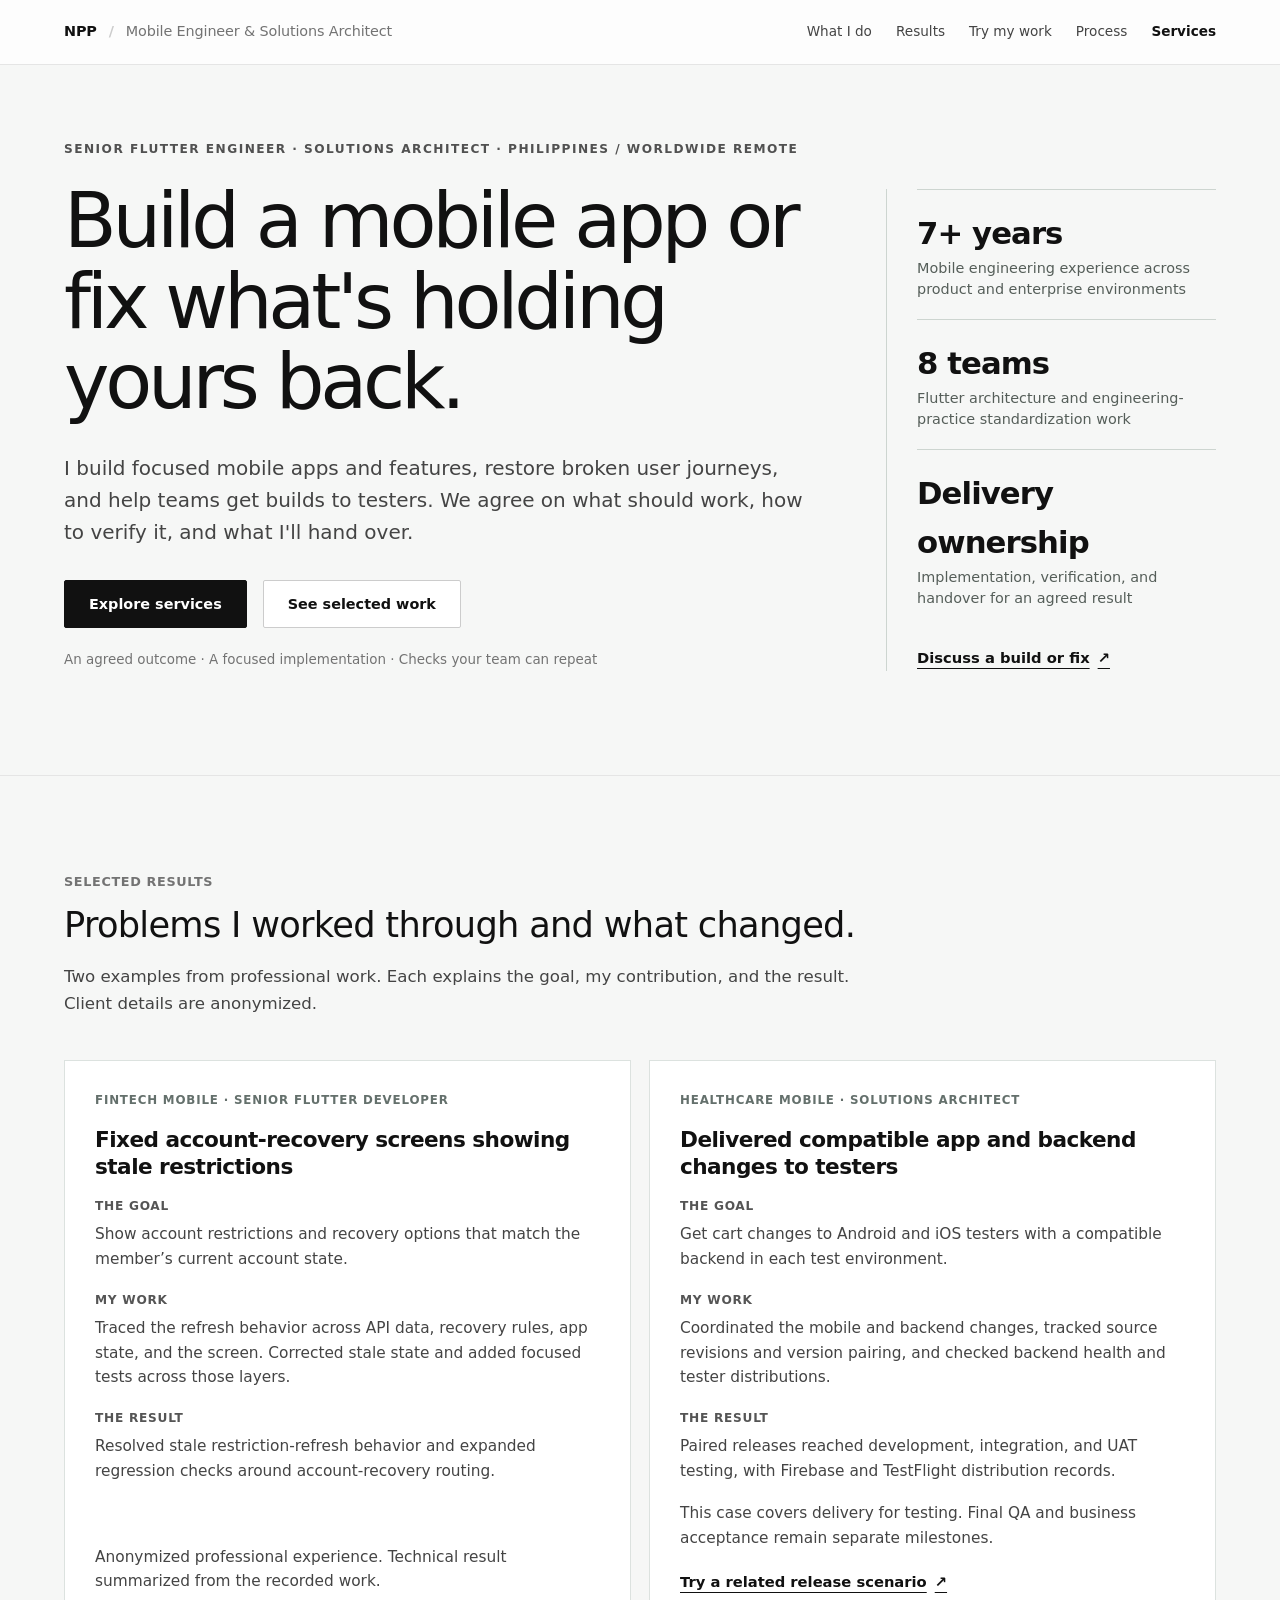
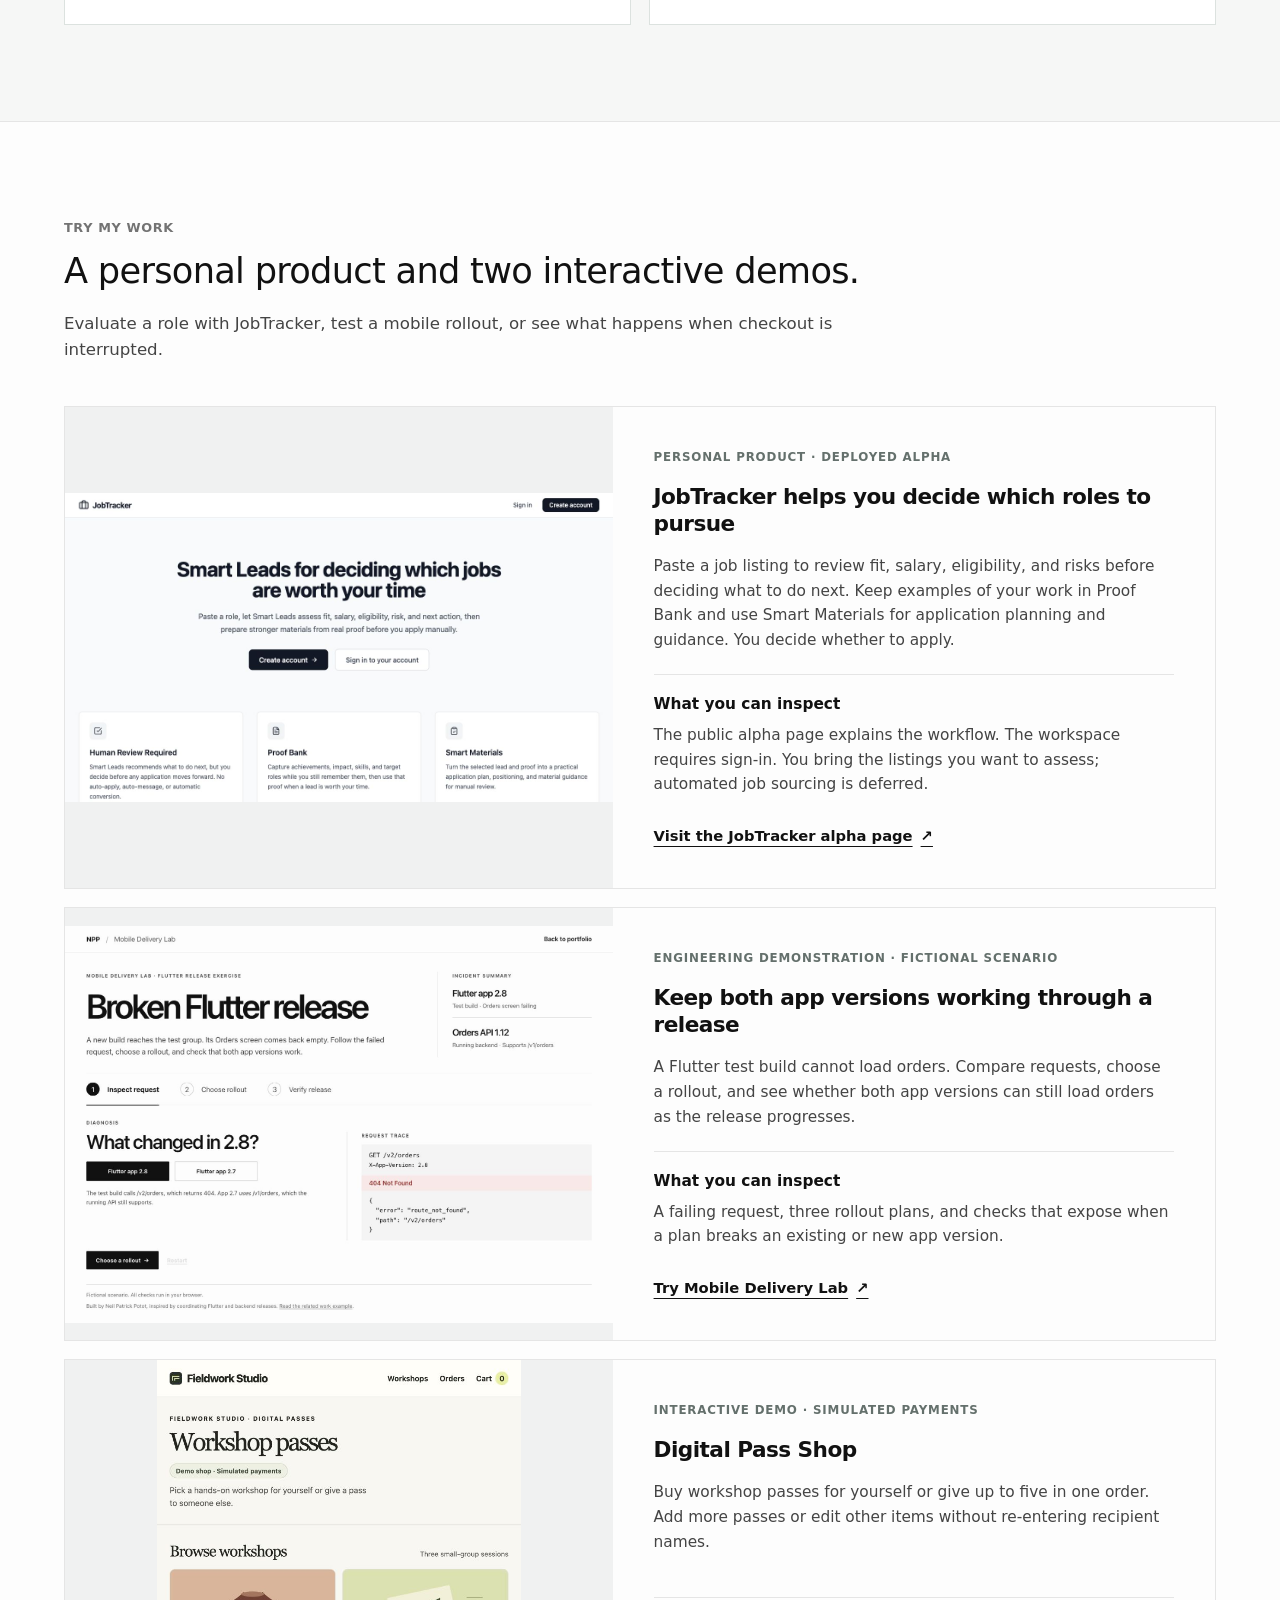
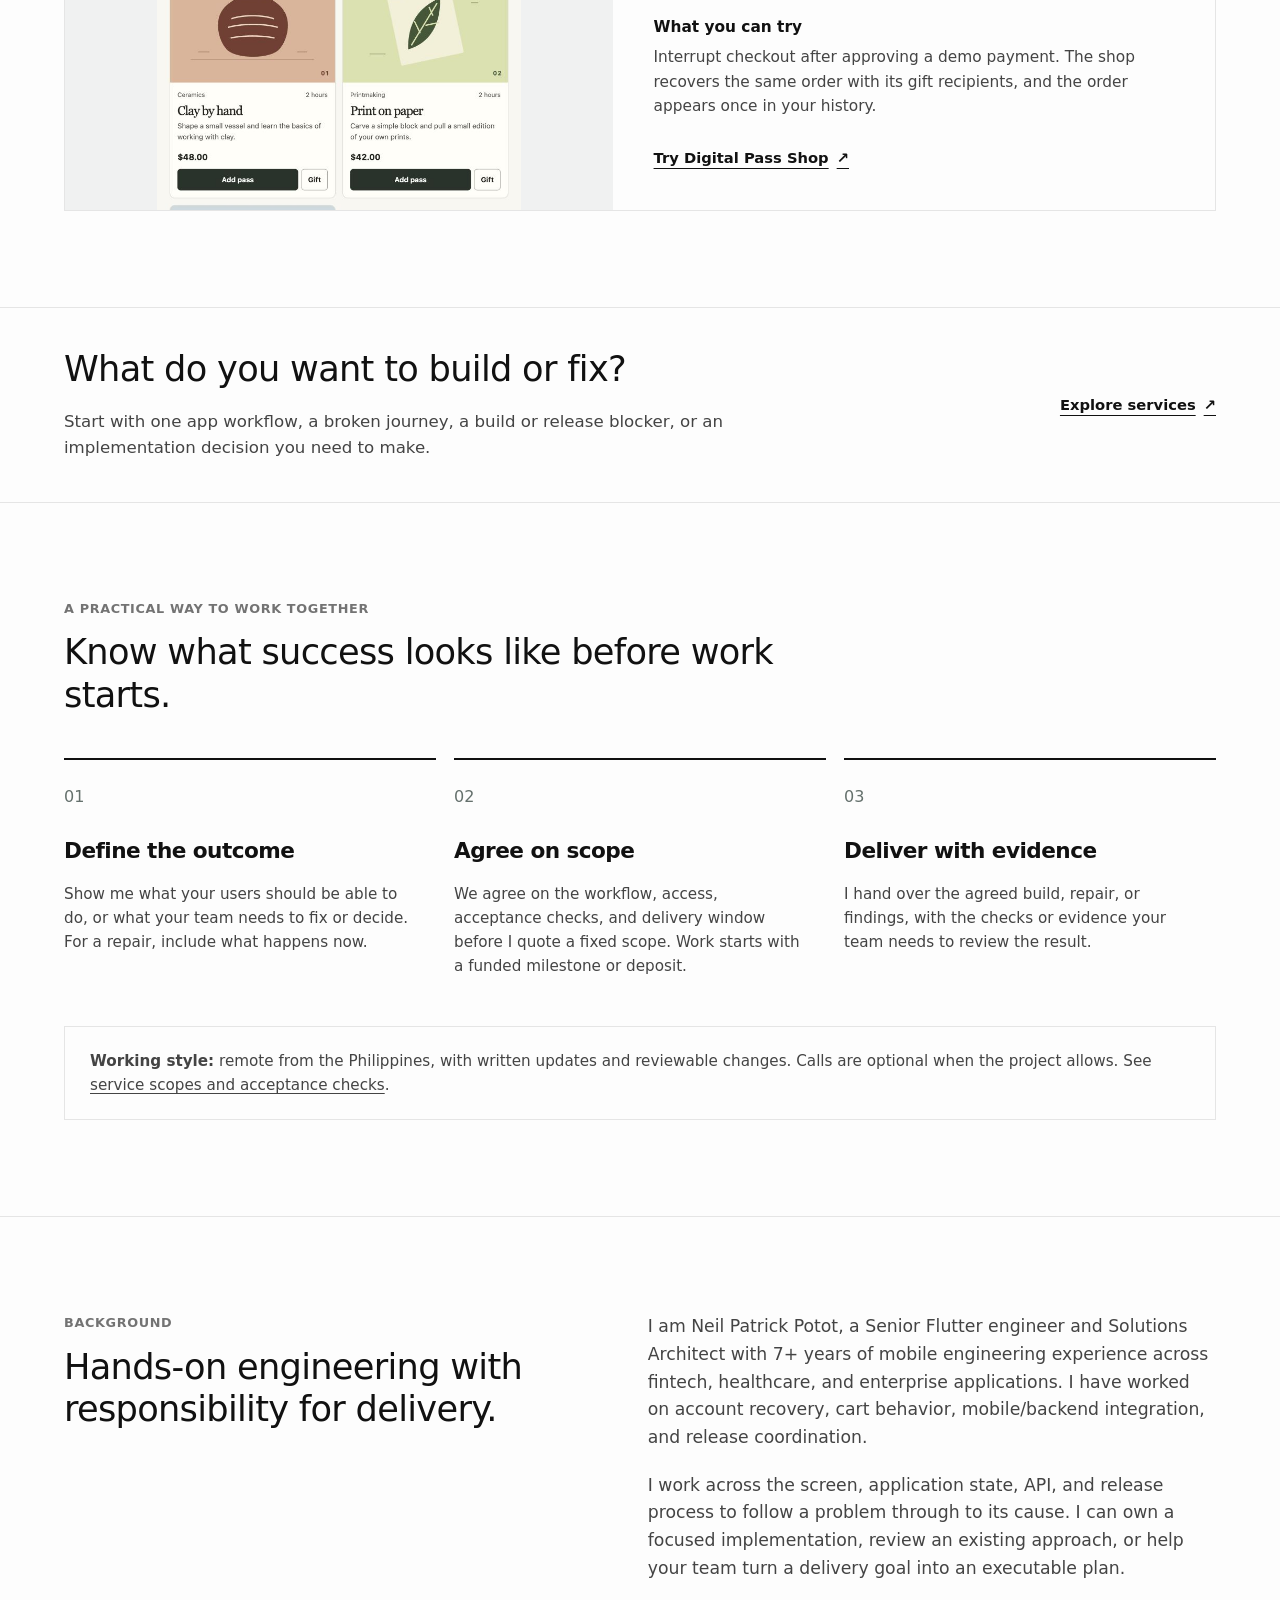
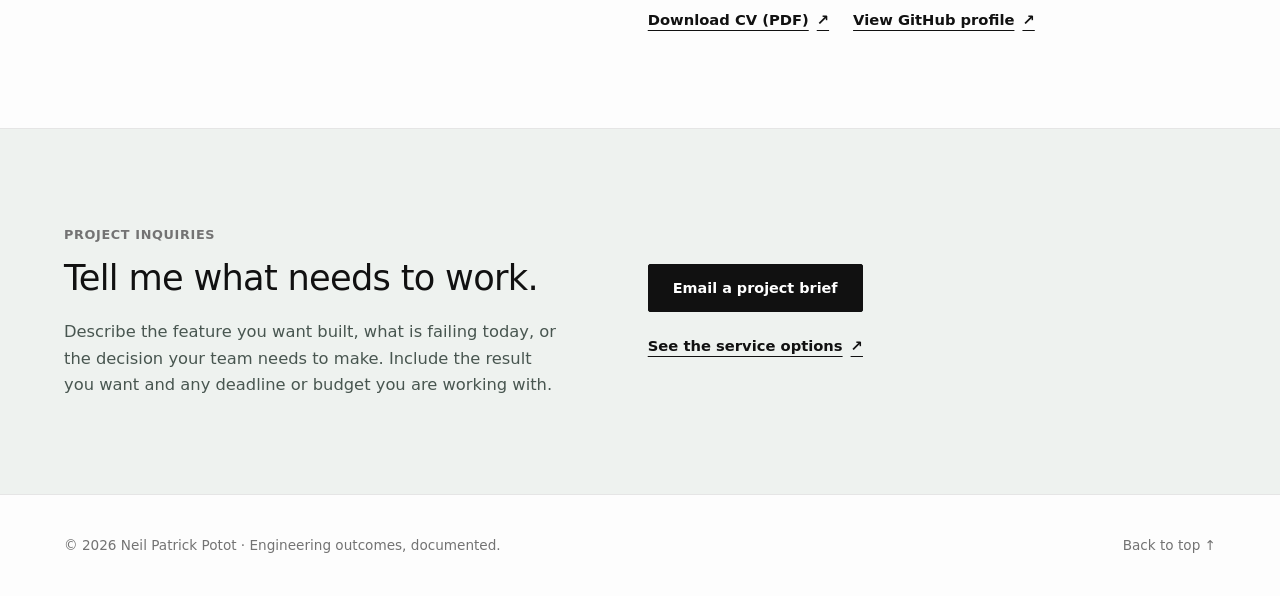
<file: index.html>
<!doctype html>
<html lang="en">
<head>
  <meta charset="utf-8">
  <meta name="viewport" content="width=device-width, initial-scale=1">
  <meta name="description" content="Neil Patrick Potot builds focused mobile apps and features, repairs broken app journeys, and helps teams unblock releases. See a personal product and selected engineering results.">
  <meta property="og:type" content="website">
  <meta property="og:title" content="Neil Patrick Potot | Mobile Engineering &amp; Reliable Delivery">
  <meta property="og:description" content="Explore JobTracker alpha, a fictional release lab, and professional examples of account recovery and app delivery. Work with Neil Patrick Potot on a focused app build, repair, or release.">
  <meta property="og:image" content="assets/jobtracker-preview.png">
  <title>Neil Patrick Potot | Flutter, Mobile &amp; Delivery Engineering</title>
  <link rel="stylesheet" href="styles.css">
</head>
<body>
  <a class="skip-link" href="#main">Skip to content</a>
  <header class="site-header" data-site-header>
    <div class="header-inner">
      <a class="brand" href="#top" aria-label="Neil Patrick Potot home">
        <strong>NPP</strong><span class="brand-divider">/</span>
        <span class="brand-title">Mobile Engineer &amp; Solutions Architect</span>
      </a>
      <button class="nav-toggle" type="button" aria-expanded="false" aria-controls="primary-nav" aria-label="Toggle navigation" data-nav-toggle>
        <span></span><span></span><span></span>
      </button>
      <nav class="primary-nav" id="primary-nav" aria-label="Primary navigation" data-primary-nav>
        <a href="#solutions">What I do</a>
        <a href="#experience">Results</a>
        <a href="#work">Try my work</a>
        <a href="#approach">Process</a>
        <a href="services.html" class="nav-service">Services</a>
      </nav>
    </div>
  </header>
  <main id="main">
    <section class="section hero impact-hero" id="top" aria-labelledby="hero-title">
      <div class="section-inner impact-hero-layout">
        <div class="hero-content">
          <p class="eyebrow">Senior Flutter engineer · Solutions architect · Philippines / worldwide remote</p>
          <h1 id="hero-title" class="display-title">Build a mobile app or fix what's holding yours back.</h1>
          <p class="hero-copy">I build focused mobile apps and features, restore broken user journeys, and help teams get builds to testers. We agree on what should work, how to verify it, and what I'll hand over.</p>
          <div class="hero-actions">
            <a class="button primary" href="services.html#services">Explore services</a>
            <a class="button secondary" href="#work">See selected work</a>
          </div>
          <p class="hero-subline">An agreed outcome · A focused implementation · Checks your team can repeat</p>
        </div>
        <aside class="impact-credentials" aria-label="Experience at a glance">
          <div class="credential"><strong>7+ years</strong><span>Mobile engineering experience across product and enterprise environments</span></div>
          <div class="credential"><strong>8 teams</strong><span>Flutter architecture and engineering-practice standardization work</span></div>
          <div class="credential"><strong>Delivery ownership</strong><span>Implementation, verification, and handover for an agreed result</span></div>
          <a class="text-link" href="#contact">Discuss a build or fix <span aria-hidden="true">↗</span></a>
        </aside>
      </div>
    </section>

    <section class="section layout-border section-tinted" id="experience" aria-labelledby="experience-title">
      <div class="section-inner">
        <div class="split-header compact-header">
          <p class="section-title">Selected results</p>
          <h2 class="section-lead" id="experience-title">Problems I worked through and what changed.</h2>
          <p class="section-support">Two examples from professional work. Each explains the goal, my contribution, and the result. Client details are anonymized.</p>
        </div>
        <div class="experience-grid">
          <article class="experience-card" id="recovery-result">
            <span class="case-type">Fintech mobile · Senior Flutter developer</span>
            <h3>Fixed account-recovery screens showing stale restrictions</h3>
            <dl class="case-outcome">
              <dt>The goal</dt><dd>Show account restrictions and recovery options that match the member’s current account state.</dd>
              <dt>My work</dt><dd>Traced the refresh behavior across API data, recovery rules, app state, and the screen. Corrected stale state and added focused tests across those layers.</dd>
              <dt>The result</dt><dd>Resolved stale restriction-refresh behavior and expanded regression checks around account-recovery routing.</dd>
            </dl>
            <p class="evidence-footnote">Anonymized professional experience. Technical result summarized from the recorded work.</p>
          </article>
          <article class="experience-card" id="release-result">
            <span class="case-type">Healthcare mobile · Solutions Architect</span>
            <h3>Delivered compatible app and backend changes to testers</h3>
            <dl class="case-outcome">
              <dt>The goal</dt><dd>Get cart changes to Android and iOS testers with a compatible backend in each test environment.</dd>
              <dt>My work</dt><dd>Coordinated the mobile and backend changes, tracked source revisions and version pairing, and checked backend health and tester distributions.</dd>
              <dt>The result</dt><dd>Paired releases reached development, integration, and UAT testing, with Firebase and TestFlight distribution records.</dd>
            </dl>
            <p class="evidence-footnote">This case covers delivery for testing. Final QA and business acceptance remain separate milestones.</p>
            <a class="text-link case-cta" href="mobile-delivery-lab/">Try a related release scenario <span aria-hidden="true">↗</span></a>
          </article>
        </div>
      </div>
    </section>

    <section class="section layout-border" id="work" aria-labelledby="work-title">
      <div class="section-inner">
        <div class="split-header compact-header">
          <p class="section-title">Try my work</p>
          <h2 class="section-lead" id="work-title">A personal product and two interactive demos.</h2>
          <p class="section-support">Evaluate a role with JobTracker, test a mobile rollout, or see what happens when checkout is interrupted.</p>
        </div>
        <div class="selected-work-grid">
          <article class="work-card work-featured" id="jobtracker">
            <div class="work-visual"><img src="assets/jobtracker-preview.png" alt="Public landing page for JobTracker alpha" loading="lazy"></div>
            <div class="work-body">
              <p class="case-type">Personal product · Deployed alpha</p>
              <h3>JobTracker helps you decide which roles to pursue</h3>
              <p>Paste a job listing to review fit, salary, eligibility, and risks before deciding what to do next. Keep examples of your work in Proof Bank and use Smart Materials for application planning and guidance. You decide whether to apply.</p>
              <p class="work-insight"><strong>What you can inspect</strong> The public alpha page explains the workflow. The workspace requires sign-in. You bring the listings you want to assess; automated job sourcing is deferred.</p>
              <a class="text-link" href="https://alpha.tryjobtracker.app" target="_blank" rel="noopener noreferrer">Visit the JobTracker alpha page <span aria-hidden="true">↗</span></a>
            </div>
          </article>
          <article class="work-card work-featured">
            <div class="work-visual"><img src="assets/mobile-delivery-lab-preview.png" alt="Mobile Delivery Lab showing the failed Flutter request and a choice of app versions" loading="lazy"></div>
            <div class="work-body">
              <p class="case-type">Engineering demonstration · Fictional scenario</p>
              <h3>Keep both app versions working through a release</h3>
              <p>A Flutter test build cannot load orders. Compare requests, choose a rollout, and see whether both app versions can still load orders as the release progresses.</p>
              <p class="work-insight"><strong>What you can inspect</strong> A failing request, three rollout plans, and checks that expose when a plan breaks an existing or new app version.</p>
              <a class="text-link" href="mobile-delivery-lab/">Try Mobile Delivery Lab <span aria-hidden="true">↗</span></a>
            </div>
          </article>
          <article class="work-card work-featured" id="digital-pass-shop">
            <div class="work-visual"><img src="assets/digital-pass-shop-preview.png" alt="Fieldwork Studio storefront with Add pass and Gift buttons for workshop passes" loading="lazy"></div>
            <div class="work-body">
              <p class="case-type">Interactive demo · Simulated payments</p>
              <h3>Digital Pass Shop</h3>
              <p>Buy workshop passes for yourself or give up to five in one order. Add more passes or edit other items without re-entering recipient names.</p>
              <p class="work-insight"><strong>What you can try</strong> Interrupt checkout after approving a demo payment. The shop recovers the same order with its gift recipients, and the order appears once in your history.</p>
              <a class="text-link" href="digital-pass-shop/">Try Digital Pass Shop <span aria-hidden="true">↗</span></a>
            </div>
          </article>
        </div>
      </div>
    </section>

    <section class="section layout-border" id="solutions" aria-labelledby="solutions-title">
      <div class="section-inner services-prompt">
        <div>
          <h2 class="section-lead" id="solutions-title">What do you want to build or fix?</h2>
          <p class="section-support">Start with one app workflow, a broken journey, a build or release blocker, or an implementation decision you need to make.</p>
        </div>
        <a class="text-link" href="services.html">Explore services <span aria-hidden="true">↗</span></a>
      </div>
    </section>

    <section class="section layout-border" id="approach" aria-labelledby="approach-title">
      <div class="section-inner">
        <div class="split-header compact-header">
          <p class="section-title">A practical way to work together</p>
          <h2 class="section-lead" id="approach-title">Know what success looks like before work starts.</h2>
        </div>
        <div class="engagement-grid">
          <article><span class="step-number">01</span><h3>Define the outcome</h3><p>Show me what your users should be able to do, or what your team needs to fix or decide. For a repair, include what happens now.</p></article>
          <article><span class="step-number">02</span><h3>Agree on scope</h3><p>We agree on the workflow, access, acceptance checks, and delivery window before I quote a fixed scope. Work starts with a funded milestone or deposit.</p></article>
          <article><span class="step-number">03</span><h3>Deliver with evidence</h3><p>I hand over the agreed build, repair, or findings, with the checks or evidence your team needs to review the result.</p></article>
        </div>
        <div class="engagement-detail"><p><strong>Working style:</strong> remote from the Philippines, with written updates and reviewable changes. Calls are optional when the project allows. See <a href="services.html">service scopes and acceptance checks</a>.</p></div>
      </div>
    </section>

    <section class="section layout-border" id="about" aria-labelledby="about-title">
      <div class="section-inner about-layout">
        <div>
          <p class="section-title">Background</p>
          <h2 class="section-lead" id="about-title">Hands-on engineering with responsibility for delivery.</h2>
        </div>
        <div>
          <p class="about-copy">I am Neil Patrick Potot, a Senior Flutter engineer and Solutions Architect with 7+ years of mobile engineering experience across fintech, healthcare, and enterprise applications. I have worked on account recovery, cart behavior, mobile/backend integration, and release coordination.</p>
          <p class="about-copy">I work across the screen, application state, API, and release process to follow a problem through to its cause. I can own a focused implementation, review an existing approach, or help your team turn a delivery goal into an executable plan.</p>
          <div class="about-links">
            <a class="text-link" href="assets/Neil-Patrick-Potot-CV-2026.pdf" download>Download CV (PDF) <span aria-hidden="true">↗</span></a>
            <a class="text-link" href="https://github.com/Nei1eveN" target="_blank" rel="noopener noreferrer">View GitHub profile <span aria-hidden="true">↗</span></a>
          </div>
        </div>
      </div>
    </section>

    <section class="section layout-border contact-band" id="contact" aria-labelledby="contact-title">
      <div class="section-inner contact-layout">
        <div><p class="section-title">Project inquiries</p><h2 class="section-lead" id="contact-title">Tell me what needs to work.</h2><p>Describe the feature you want built, what is failing today, or the decision your team needs to make. Include the result you want and any deadline or budget you are working with.</p></div>
        <div class="contact-actions">
          <a class="button primary" href="mailto:neilpotot@gmail.com?subject=Scoped%20engineering%20project%20inquiry&amp;body=Hi%20Neil%2C%0A%0AWhat%20I%20want%20to%20build%2C%20fix%2C%20or%20decide%3A%20%0APlatform%20or%20stack%2C%20if%20known%3A%20%0AExpected%20result%3A%20%0ATarget%20date%3A%20%0ABudget%20range%3A%20">Email a project brief</a>
          <a class="text-link" href="services.html#services">See the service options <span aria-hidden="true">↗</span></a>
        </div>
      </div>
    </section>
  </main>
  <footer class="site-footer"><div class="footer-inner"><span>© 2026 Neil Patrick Potot · Engineering outcomes, documented.</span><a href="#top" class="back-to-top">Back to top ↑</a></div></footer>
  <script src="script.js"></script>
</body>
</html>
</file>
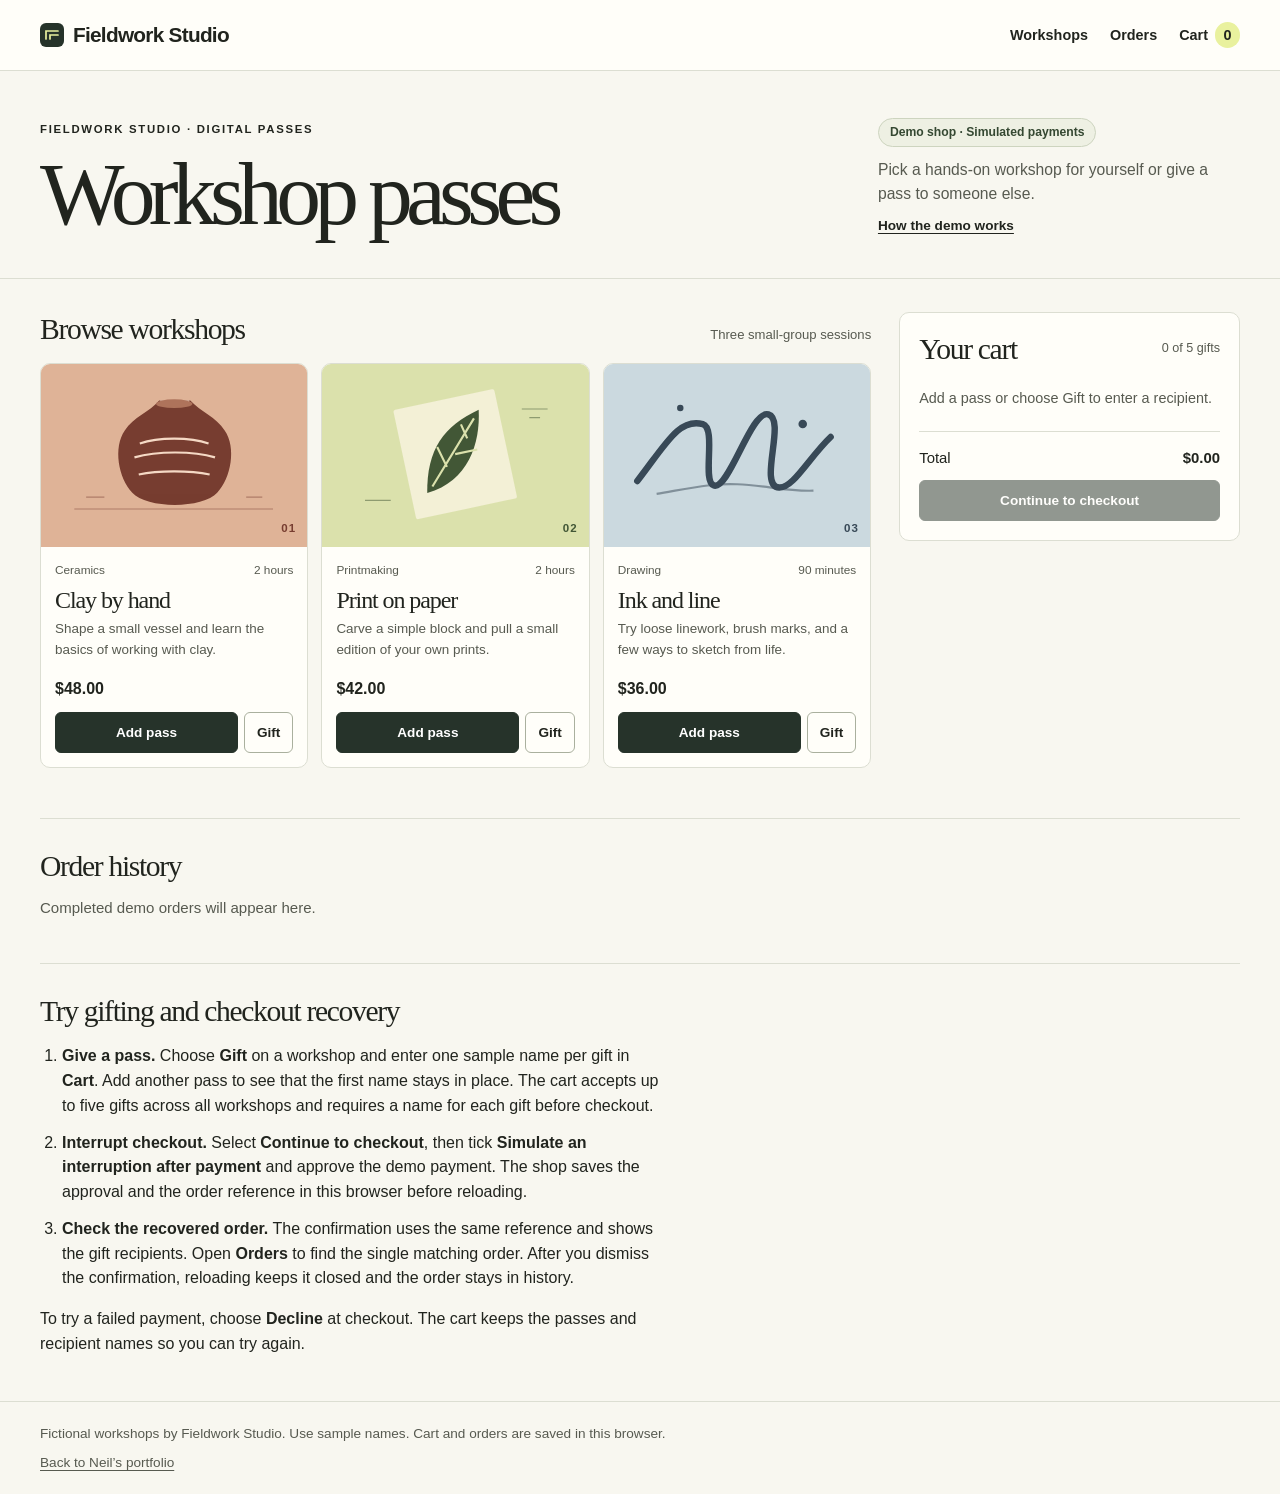
<file: digital-pass-shop/index.html>
<!doctype html>
<html lang="en">
<head>
<meta charset="utf-8">
<meta name="viewport" content="width=device-width, initial-scale=1">
<meta name="description" content="A fictional workshop shop with gift passes and a simulated checkout.">
<title>Fieldwork Studio | Digital pass shop</title>
<style>
:root {
  color-scheme: light;
  --ink: #21241e;
  --muted: #575a50;
  --paper: #f8f7f0;
  --white: #fffef9;
  --line: #dcded2;
  --dark: #26332a;
  --accent: #e9f19e;
  --serif: Georgia, 'Times New Roman', serif;
  --sans: Inter, ui-sans-serif, -apple-system, BlinkMacSystemFont, 'Segoe UI', sans-serif;
}
* { box-sizing: border-box; }
body { margin: 0; background: var(--paper); color: var(--ink); font: 16px/1.55 var(--sans); }
a { color: inherit; text-underline-offset: .25em; }
button, input { font: inherit; }
button { cursor: pointer; }
button:disabled { cursor: default; opacity: .5; }
:focus-visible { outline: 3px solid #55724a; outline-offset: 3px; }
img, svg { max-width: 100%; }
h1, h2, h3, p { margin: 0; }
[hidden] { display: none !important; }
.wrap { width: min(1280px, calc(100% - 80px)); margin-inline: auto; }
.skip { position: absolute; z-index: 5; top: -90px; left: 12px; background: white; padding: 10px; }
.skip:focus { top: 12px; }
.masthead { border-bottom: 1px solid var(--line); background: var(--white); }
.nav { min-height: 70px; display: flex; align-items: center; justify-content: space-between; gap: 20px; }
.brand { display: inline-flex; align-items: center; gap: 9px; font-weight: 750; letter-spacing: -.035em; text-decoration: none; font-size: 1.3rem; }
.brand svg { flex: 0 0 24px; }
.nav-links { display: flex; flex-wrap: wrap; align-items: center; gap: 22px; font-size: .9rem; font-weight: 620; }
.nav-links a { text-decoration: none; }
.nav-links a:hover { text-decoration: underline; }
.nav-count { display: inline-block; min-width: 25px; padding: 2px 5px; border-radius: 30px; background: var(--accent); text-align: center; margin-left: 3px; }
.hero { border-bottom: 1px solid var(--line); }
.hero-inner { display: grid; grid-template-columns: minmax(0, 1.2fr) minmax(220px, .55fr); gap: 48px; align-items: end; padding: 47px 0 40px; }
.kicker { text-transform: uppercase; font-size: .71rem; font-weight: 720; letter-spacing: .15em; }
.hero h1 { font: 400 clamp(3rem, 7vw, 6.25rem)/.98 var(--serif); letter-spacing: -.075em; margin-top: 12px; }
.hero p { color: var(--muted); max-width: 39ch; font-size: .98rem; }
.hero .demo-label { display: inline-block; border: 1px solid #cdd4bf; border-radius: 24px; padding: 4px 11px; margin-bottom: 11px; color: #354832; background: #eef0e3; font-size: .76rem; font-weight: 650; }
.hero .guide-link { display: inline-block; margin-top: 9px; font-size: .85rem; font-weight: 650; }
.shop-layout { display: grid; grid-template-columns: minmax(0, 1fr) minmax(310px, .41fr); align-items: start; gap: 28px; padding-block: 33px 50px; }
.section-head { display: flex; align-items: baseline; justify-content: space-between; flex-wrap: wrap; gap: 6px 14px; margin-bottom: 17px; }
.section-head h2, .cart-head h2, .orders h2, .guide h2 { font: 400 1.85rem/1.15 var(--serif); letter-spacing: -.045em; }
.section-head p { font-size: .82rem; color: var(--muted); }
.catalog { display: grid; grid-template-columns: repeat(3, minmax(0, 1fr)); gap: 13px; }
.product { min-width: 0; display: flex; flex-direction: column; background: var(--white); border: 1px solid var(--line); border-radius: 10px; overflow: hidden; }
.cover { position: relative; aspect-ratio: 1.46; overflow: hidden; }
.cover svg { display: block; width: 100%; height: 100%; }
.clay { background: #dfb397; color: #773d30; }
.print { background: #dbe1ac; color: #425736; }
.ink { background: #cbd9df; color: #384957; }
.product-no { position: absolute; right: 11px; bottom: 9px; color: currentColor; font-size: .72rem; font-weight: 700; letter-spacing: .1em; }
.product-body { padding: 14px; display: flex; flex: 1; flex-direction: column; }
.product-meta { display: flex; justify-content: space-between; gap: 5px; color: var(--muted); font-size: .74rem; }
.product h3 { margin: 9px 0 6px; font: 400 1.5rem/1.05 var(--serif); letter-spacing: -.045em; }
.product-description { color: var(--muted); font-size: .84rem; margin-bottom: 16px; }
.product-price { margin-top: auto; font-size: 1rem; font-weight: 750; }
.product-actions { display: grid; grid-template-columns: 1fr auto; gap: 6px; margin-top: 10px; }
.button { display: inline-flex; align-items: center; justify-content: center; min-height: 41px; padding: 8px 12px; border-radius: 6px; border: 1px solid var(--dark); background: var(--dark); color: white; font-size: .85rem; font-weight: 650; text-decoration: none; text-align: center; }
.button:hover:enabled { background: #394c3e; }
.button.secondary { color: var(--ink); background: transparent; border-color: #aab09e; }
.button.secondary:hover:enabled { background: #eef0e3; }
.cart { min-width: 0; background: var(--white); border: 1px solid var(--line); border-radius: 10px; padding: 19px; }
.cart-head { display: flex; align-items: center; justify-content: space-between; gap: 10px; }
.cart-head span { color: var(--muted); font-size: .79rem; }
.cart-empty { color: var(--muted); padding: 21px 0; font-size: .9rem; }
.cart-item { border-top: 1px solid var(--line); padding: 12px 0; }
.cart-item:first-child { margin-top: 13px; }
.line-head { display: flex; align-items: start; justify-content: space-between; gap: 10px; }
.line-head h3 { font-size: .95rem; line-height: 1.35; }
.line-head p, .gift-count { font-size: .77rem; color: var(--muted); }
.stepper { display: flex; align-items: center; gap: 7px; }
.stepper button { background: var(--paper); border: 1px solid var(--line); min-width: 33px; min-height: 33px; border-radius: 5px; color: var(--ink); }
.stepper button:hover:enabled { background: #ebede0; }
.stepper span { font-size: .85rem; font-weight: 650; min-width: 14px; text-align: center; }
.recipients { display: grid; gap: 7px; margin-top: 9px; }
.recipients label { display: grid; gap: 3px; font-size: .79rem; color: var(--muted); }
.recipients input { width: 100%; min-width: 0; border-radius: 5px; border: 1px solid #b8bead; color: var(--ink); background: #fff; padding: 7px 9px; font-size: .88rem; }
.cart-summary { border-top: 1px solid var(--line); padding-top: 12px; }
.cart-total { display: flex; align-items: center; justify-content: space-between; gap: 10px; margin: 3px 0 10px; font-size: .93rem; }
.cart-summary .button { width: 100%; }
.message { font-size: .82rem; color: #425641; }
.message:empty { display: none; }
.cart .message { margin: 9px 0; }
.message.error { color: #8d2c28; }
.orders { border-top: 1px solid var(--line); padding-block: 30px 44px; }
.orders h2 { margin-bottom: 13px; }
.empty-history { color: var(--muted); font-size: .94rem; }
.order { background: var(--white); border: 1px solid var(--line); border-radius: 6px; margin-top: 8px; max-width: 740px; }
.order summary { cursor: pointer; padding: 12px 15px; font-weight: 650; }
.order-content { padding: 0 15px 13px; color: var(--muted); font-size: .9rem; }
.order-content ul { margin: 5px 0; padding-left: 20px; }
.guide { border-top: 1px solid var(--line); padding-block: 30px 44px; }
.guide ol { display: grid; gap: 12px; max-width: 70ch; margin: 16px 0; padding-left: 22px; }
.guide p { max-width: 70ch; }
.footer { border-top: 1px solid var(--line); padding-block: 21px; color: var(--muted); font-size: .85rem; }
.footer a { display: inline-block; margin-top: 8px; }
dialog { width: min(450px, calc(100% - 26px)); border: 1px solid var(--line); padding: 23px; border-radius: 12px; color: var(--ink); background: var(--white); box-shadow: 0 15px 55px #19261936; max-height: 90dvh; }
dialog::backdrop { background: #1c281db3; }
dialog h2 { font: 400 2rem/1.1 var(--serif); letter-spacing: -.045em; margin: 8px 0 11px; }
dialog p { font-size: .9rem; color: var(--muted); margin-bottom: 12px; }
dialog .message { margin-top: 8px; }
.receipt-lines { color: var(--muted); font-size: .88rem; padding-left: 21px; margin: 9px 0 15px; }
.interrupt { display: flex; gap: 8px; padding: 11px; border-radius: 6px; background: #eff1e5; font-size: .87rem; align-items: start; margin: 13px 0; }
.interrupt input { accent-color: #384b38; margin-top: 5px; }
.dialog-actions { display: flex; flex-wrap: wrap; gap: 8px; }
@media (max-width: 1080px) {
  .wrap { width: calc(100% - 48px); }
  .catalog { grid-template-columns: repeat(2, minmax(0, 1fr)); }
}
@media (max-width: 780px) {
  .hero-inner { grid-template-columns: 1fr; gap: 17px; padding-block: 32px 29px; }
  .shop-layout { grid-template-columns: 1fr; gap: 23px; }
  .cart { max-width: none; }
}
@media (max-width: 510px) {
  .wrap { width: calc(100% - 32px); }
  .nav { min-height: 62px; gap: 9px; }
  .brand { font-size: 1rem; gap: 4px; }
  .brand svg { flex-basis: 18px; }
  .nav-links { gap: 9px; font-size: .8rem; }
  .nav-links .workshop-link { display: none; }
  .catalog { grid-template-columns: 1fr; }
  .cover { aspect-ratio: 2.03; }
  .product-body { padding: 14px; }
  .product-actions { grid-template-columns: 1fr 1fr; }
}
.toast { position: fixed; z-index: 2; bottom: 14px; right: 14px; max-width: min(350px, calc(100% - 28px)); padding: 10px 14px; background: var(--dark); color: #fff; border-radius: 7px; box-shadow: 0 5px 20px #25291d29; font-size: .86rem; pointer-events: none; }
</style>
</head>
<body>
<a class="skip" href="#workshops">Skip to workshops</a>
<header class="masthead">
  <div class="wrap nav">
    <a class="brand" href="#top">
      <svg width="24" height="24" viewBox="0 0 24 24" aria-hidden="true"><rect width="24" height="24" rx="6" fill="#26332a"/><path d="M6 16V8h12M10 16v-4h8" fill="none" stroke="#e9f19e" stroke-width="1.7" stroke-linecap="round"/></svg>
      Fieldwork Studio
    </a>
    <nav class="nav-links" aria-label="Shop navigation">
      <a class="workshop-link" href="#workshops">Workshops</a>
      <a href="#orders">Orders</a>
      <a href="#cart">Cart <span id="cart-count" class="nav-count">0</span></a>
    </nav>
  </div>
</header>
<main id="top">
  <section class="hero" aria-labelledby="hero-title">
    <div class="wrap hero-inner">
      <div>
        <div class="kicker">Fieldwork Studio · Digital passes</div>
        <h1 id="hero-title">Workshop passes</h1>
      </div>
      <div>
        <span class="demo-label">Demo shop · Simulated payments</span>
        <p>Pick a hands-on workshop for yourself or give a pass to someone else.</p>
        <a class="guide-link" href="#demo-guide">How the demo works</a>
      </div>
    </div>
  </section>
  <div class="wrap shop-layout">
    <section id="workshops" aria-labelledby="workshops-title">
      <div class="section-head">
        <h2 id="workshops-title">Browse workshops</h2>
        <p>Three small-group sessions</p>
      </div>
      <div class="catalog" id="catalog"></div>
    </section>
    <section class="cart" id="cart" aria-labelledby="cart-title">
      <div class="cart-head">
        <h2 id="cart-title">Your cart</h2>
        <span id="gift-count" class="gift-count">0 of 5 gifts</span>
      </div>
      <div id="cart-lines"></div>
      <div class="cart-summary">
        <div class="cart-total"><span>Total</span><strong id="cart-total">$0.00</strong></div>
        <p id="cart-message" class="message" role="status"></p>
        <button class="button" id="checkout" type="button" disabled>Continue to checkout</button>
      </div>
    </section>
  </div>
  <section class="wrap orders" id="orders" aria-labelledby="orders-title">
    <h2 id="orders-title">Order history</h2>
    <div id="order-list"></div>
  </section>
  <section class="wrap guide" id="demo-guide" aria-labelledby="guide-title">
    <h2 id="guide-title">Try gifting and checkout recovery</h2>
    <ol>
      <li><strong>Give a pass.</strong> Choose <strong>Gift</strong> on a workshop and enter one sample name per gift in <strong>Cart</strong>. Add another pass to see that the first name stays in place. The cart accepts up to five gifts across all workshops and requires a name for each gift before checkout.</li>
      <li><strong>Interrupt checkout.</strong> Select <strong>Continue to checkout</strong>, then tick <strong>Simulate an interruption after payment</strong> and approve the demo payment. The shop saves the approval and the order reference in this browser before reloading.</li>
      <li><strong>Check the recovered order.</strong> The confirmation uses the same reference and shows the gift recipients. Open <strong>Orders</strong> to find the single matching order. After you dismiss the confirmation, reloading keeps it closed and the order stays in history.</li>
    </ol>
    <p>To try a failed payment, choose <strong>Decline</strong> at checkout. The cart keeps the passes and recipient names so you can try again.</p>
  </section>
</main>
<footer class="footer">
  <div class="wrap">
    <p>Fictional workshops by Fieldwork Studio. Use sample names. Cart and orders are saved in this browser.</p>
    <a href="../#digital-pass-shop">Back to Neil’s portfolio</a>
  </div>
</footer>
<p class="toast" id="toast" role="status" hidden></p>

<dialog id="payment" aria-labelledby="payment-title">
  <div class="kicker">Demo checkout</div>
  <h2 id="payment-title">Review your payment</h2>
  <p id="payment-reference"></p>
  <ul class="receipt-lines" id="payment-lines"></ul>
  <label class="interrupt">
    <input type="checkbox" id="interrupt">
    <span>Simulate an interruption after payment. The shop will reload before confirmation.</span>
  </label>
  <div class="dialog-actions">
    <button class="button" type="button" id="approve">Approve demo payment</button>
    <button class="button secondary" type="button" id="decline">Decline</button>
    <button class="button secondary" type="button" id="cancel">Cancel</button>
  </div>
  <p id="payment-message" class="message" role="status"></p>
</dialog>

<dialog id="receipt" aria-labelledby="receipt-title">
  <div class="kicker" id="receipt-label">Demo payment approved</div>
  <h2 id="receipt-title">Order confirmed</h2>
  <p id="receipt-reference"></p>
  <ul class="receipt-lines" id="receipt-lines"></ul>
  <div class="dialog-actions">
    <button class="button" type="button" id="done">Done</button>
    <button class="button secondary" type="button" id="view-orders">View order history</button>
  </div>
  <p id="receipt-message" class="message" role="status"></p>
</dialog>

<script>
const CATALOG = [
  { id: 'clay', name: 'Clay by hand', category: 'Ceramics', duration: '2 hours', price: 4800,
    description: 'Shape a small vessel and learn the basics of working with clay.', color: 'clay' },
  { id: 'print', name: 'Print on paper', category: 'Printmaking', duration: '2 hours', price: 4200,
    description: 'Carve a simple block and pull a small edition of your own prints.', color: 'print' },
  { id: 'ink', name: 'Ink and line', category: 'Drawing', duration: '90 minutes', price: 3600,
    description: 'Try loose linework, brush marks, and a few ways to sketch from life.', color: 'ink' },
];
const GIFT_LIMIT = 5;

function newShop() {
  return { version: 1, cart: [], checkout: null, orders: [] };
}

function workshop(productId) {
  return CATALOG.find(product => product.id === productId);
}

function lineKey(productId, gift) {
  return productId + (gift ? '-gift' : '-self');
}

function giftCount(cart) {
  return cart.reduce((count, line) => count + (line.gift ? line.quantity : 0), 0);
}

function total(cart) {
  return cart.reduce((sum, line) => sum + workshop(line.productId).price * line.quantity, 0);
}

function updateQuantity(shop, productId, gift, change) {
  if (shop.checkout) throw new Error('Finish or cancel the current checkout to edit your cart.');
  const key = lineKey(productId, gift);
  const line = shop.cart.find(item => lineKey(item.productId, item.gift) === key);
  const quantity = (line?.quantity ?? 0) + change;
  if (gift && change > 0 && giftCount(shop.cart) + change > GIFT_LIMIT) {
    throw new Error('You can gift up to five passes per order. Your cart is still saved.');
  }
  if (quantity <= 0) {
    shop.cart = shop.cart.filter(item => item !== line);
    return;
  }
  const recipients = gift ? Array.from({ length: quantity }, (_, index) => line?.recipients[index] ?? '') : [];
  if (line) {
    line.quantity = quantity;
    line.recipients = recipients;
  } else {
    shop.cart.push({ productId, gift, quantity, recipients });
  }
}

function setRecipient(shop, key, index, name) {
  if (shop.checkout) return;
  const line = shop.cart.find(item => lineKey(item.productId, item.gift) === key);
  if (line?.gift && index >= 0 && index < line.quantity) line.recipients[index] = name;
}

function beginCheckout(shop, id) {
  if (shop.checkout) return;
  if (!shop.cart.length) throw new Error('Add a workshop pass to continue.');
  if (shop.cart.some(line => line.recipients.some(name => !name.trim()))) {
    throw new Error('Enter a sample name for each gift recipient.');
  }
  shop.checkout = { id, status: 'awaiting', lines: structuredClone(shop.cart) };
}

function resolvePayment(shop, id, outcome) {
  if (shop.checkout?.id !== id || shop.checkout.status !== 'awaiting') return false;
  if (outcome === 'paid') {
    shop.checkout.status = 'paid';
  } else {
    shop.checkout = null;
  }
  return true;
}

function settlePaidCheckout(shop, id, recovered, date) {
  const checkout = shop.checkout;
  if (checkout?.id !== id || checkout?.status !== 'paid') return false;
  if (!shop.orders.some(order => order.id === checkout.id)) {
    shop.orders.unshift({ id: checkout.id, lines: checkout.lines, date, recovered, acknowledged: false });
  }
  shop.cart = [];
  shop.checkout = null;
  return true;
}

function acknowledgeOrder(shop, id) {
  const order = shop.orders.find(item => item.id === id);
  if (order) order.acknowledged = true;
}
</script>
<script>
const ART = {
  clay: '<path d="M85 103c-13-14-18-42-7-58 8-13 23-17 32-28h29c10 11 24 15 32 28 11 16 6 44-7 58-13 15-66 15-79 0Z" fill="currentColor"/><path d="M111 18h27M92 57c17-6 47-6 64 0M87 70c21-6 55-6 75 0M91 86c18-4 48-4 66 0" fill="none" stroke="#f5d9c5" stroke-width="2"/><ellipse cx="124" cy="20" rx="17" ry="4" fill="#ae735b"/><path d="M31 118h185M42 107h17m132 0h15" stroke="currentColor" opacity=".45"/>',
  print: '<g transform="translate(124 67) rotate(-12)"><rect x="-48" y="-52" width="96" height="104" rx="2" fill="#f3f0d6"/><path d="M-33 30c8-40 28-58 63-66C25-5 7 27-33 30Z" fill="currentColor"/><path d="M-27 25 24-29m-34 39-5-20m15 10L21 0m-7-12-3-14" fill="none" stroke="#dbe1ac" stroke-width="2"/></g><path d="M40 110h24m122-85h24m-17 8h10" fill="none" stroke="currentColor" opacity=".5"/>',
  ink: '<path d="M31 92c27-35 39-59 61-53 13 4-1 53 10 57 14 6 35-71 51-66 17 5-10 67 10 68 13 1 28-28 48-47" fill="none" stroke="currentColor" stroke-width="6" stroke-linecap="round"/><path d="M49 104c35-6 52-10 75-9 26 1 47 7 71 6" fill="none" stroke="currentColor" stroke-width="2" opacity=".5"/><circle cx="71" cy="24" r="3" fill="currentColor"/><circle cx="185" cy="39" r="4" fill="currentColor"/>',
};

const STORAGE_KEY = 'fieldwork-pass-shop-v1';
const $ = id => document.getElementById(id);
const currency = new Intl.NumberFormat('en-US', { style: 'currency', currency: 'USD' });
const calendar = new Intl.DateTimeFormat('en', { dateStyle: 'medium', timeZone: 'Asia/Manila' });
let shop = newShop();
let shownPayment;
let shownReceipt;
let toastTimer;

function money(cents) {
  return currency.format(cents / 100);
}

function escapeText(value) {
  return String(value).replace(/[&<>"']/g, character => ({
    '&': '&amp;', '<': '&lt;', '>': '&gt;', '"': '&quot;', "'": '&#39;',
  })[character]);
}

function readShop() {
  const value = localStorage.getItem(STORAGE_KEY);
  if (!value) return newShop();
  const data = JSON.parse(value);
  if (data.version !== 1 || !Array.isArray(data.cart) || !Array.isArray(data.orders)) {
    throw new Error('This browser has an unreadable shop session.');
  }
  return data;
}

async function commit(change, render = true) {
  const save = () => {
    const latest = readShop();
    const result = change(latest);
    localStorage.setItem(STORAGE_KEY, JSON.stringify(latest));
    shop = latest;
    return result;
  };
  const result = navigator.locks ? await navigator.locks.request(STORAGE_KEY, save) : save();
  if (render) renderShop();
  return result;
}

function message(id, text = '', error = false) {
  $(id).textContent = text;
  $(id).classList.toggle('error', error);
}

function toast(text) {
  const element = $('toast');
  clearTimeout(toastTimer);
  element.textContent = text;
  element.hidden = false;
  toastTimer = setTimeout(() => { element.hidden = true; }, 3800);
}

function renderCatalog() {
  $('catalog').innerHTML = CATALOG.map((product, index) =>
    '<article class="product"><div class="cover ' + product.color + '">' +
      '<svg viewBox="0 0 248 136" aria-hidden="true">' + ART[product.id] + '</svg>' +
      '<span class="product-no" aria-hidden="true">0' + (index + 1) + '</span></div>' +
    '<div class="product-body"><div class="product-meta"><span>' + product.category +
      '</span><span>' + product.duration + '</span></div>' +
      '<h3>' + product.name + '</h3><p class="product-description">' + product.description + '</p>' +
      '<p class="product-price">' + money(product.price) + '</p><div class="product-actions">' +
        '<button class="button" type="button" data-product="' + product.id + '" data-gift="false" aria-label="Add ' + product.name + '">Add pass</button>' +
        '<button class="button secondary" type="button" data-product="' + product.id + '" data-gift="true" aria-label="Gift ' + product.name + '">Gift</button>' +
      '</div></div></article>'
  ).join('');
}

function renderCart() {
  const focus = document.activeElement;
  const focusKey = focus?.dataset.stepKey;
  const focusChange = focus?.dataset.change;
  const locked = shop.checkout ? ' disabled' : '';
  $('cart-count').textContent = shop.cart.reduce((count, line) => count + line.quantity, 0);
  $('gift-count').textContent = giftCount(shop.cart) + ' of ' + GIFT_LIMIT + ' gifts';
  $('cart-total').textContent = money(total(shop.cart));
  $('checkout').disabled = shop.cart.length === 0;
  $('checkout').textContent = shop.checkout ? 'Resume checkout' : 'Continue to checkout';
  $('cart-lines').innerHTML = shop.cart.length ? shop.cart.map(line => {
    const product = workshop(line.productId);
    const key = lineKey(line.productId, line.gift);
    const itemName = product.name + (line.gift ? ' gift' : ' pass');
    const inputs = line.recipients.map((name, index) =>
      '<label>Recipient ' + (index + 1) + '<input type="text" maxlength="60" autocomplete="off" placeholder="Sample name" aria-label="' +
        escapeText(product.name) + ' recipient ' + (index + 1) + '" data-key="' + key + '" data-index="' + index +
        '" value="' + escapeText(name) + '"' + locked + '></label>'
    ).join('');
    return '<article class="cart-item"><div class="line-head"><div><h3>' + product.name + '</h3><p>' +
      (line.gift ? 'Gift pass' : 'For you') + ' · ' + money(product.price * line.quantity) +
      '</p></div><div class="stepper">' +
      '<button type="button" data-step-key="' + key + '" data-change="-1" aria-label="Decrease ' + itemName + ' quantity"' + locked + '>−</button>' +
      '<span>' + line.quantity + '</span>' +
      '<button type="button" data-step-key="' + key + '" data-change="1" aria-label="Increase ' + itemName + ' quantity"' + locked + '>+</button>' +
      '</div></div>' + (inputs ? '<div class="recipients">' + inputs + '</div>' : '') + '</article>';
  }).join('') : '<p class="cart-empty">Add a pass or choose Gift to enter a recipient.</p>';
  if (focusKey) {
    const button = Array.from($('cart-lines').querySelectorAll('[data-step-key]')).find(
      candidate => candidate.dataset.stepKey === focusKey && candidate.dataset.change === focusChange
    );
    (button ?? $('catalog').querySelector('button'))?.focus({ preventScroll: true });
  }
}

function lineDescription(line) {
  return line.quantity + ' × ' + workshop(line.productId).name +
    (line.gift ? ' · Gift for ' + line.recipients.map(name => escapeText(name.trim())).join(', ') : '');
}

function receiptLines(lines) {
  return lines.map(line => '<li>' + lineDescription(line) + '</li>').join('');
}

function renderOrders() {
  const expanded = new Set(Array.from($('order-list').querySelectorAll('details[open]'), item => item.dataset.id));
  $('order-list').innerHTML = shop.orders.length ? shop.orders.map(order =>
    '<details class="order" data-id="' + escapeText(order.id) + '"' + (expanded.has(order.id) ? ' open' : '') +
    '><summary>Order ' + escapeText(order.id) + ' · ' + money(total(order.lines)) + '</summary>' +
    '<div class="order-content"><p>' + calendar.format(new Date(order.date)) + ' · Demo payment approved' +
    (order.recovered ? ' · Recovered after interruption' : '') + '</p><ul>' + receiptLines(order.lines) +
    '</ul></div></details>'
  ).join('') : '<p class="empty-history">Completed demo orders will appear here.</p>';
}

function renderShop() {
  renderCart();
  renderOrders();
}

function showPayment() {
  const checkout = shop.checkout;
  if (!checkout || checkout.status !== 'awaiting') return;
  shownPayment = checkout.id;
  $('payment-reference').textContent = 'Checkout ' + checkout.id + ' · ' + money(total(checkout.lines));
  $('payment-lines').innerHTML = receiptLines(checkout.lines);
  $('interrupt').checked = false;
  message('payment-message');
  if (!$('payment').open) $('payment').showModal();
}

function showReceipt() {
  const order = shop.orders.find(item => !item.acknowledged);
  if (!order || $('receipt').open) return;
  shownReceipt = order.id;
  $('receipt-label').textContent = order.recovered ? 'Recovered after interruption' : 'Demo payment approved';
  $('receipt-reference').textContent = 'Order ' + order.id + ' · ' + money(total(order.lines));
  $('receipt-lines').innerHTML = receiptLines(order.lines);
  message('receipt-message');
  $('receipt').showModal();
}

async function paymentOutcome(outcome) {
  const id = shownPayment;
  const interrupt = outcome === 'paid' && $('interrupt').checked;
  try {
    const accepted = await commit(state => resolvePayment(state, id, outcome));
    if (!accepted) {
      $('payment').close();
      showReceipt();
      return;
    }
    if (interrupt) {
      location.reload();
      return;
    }
    if (outcome === 'paid') await commit(state => settlePaidCheckout(state, id, false, new Date().toISOString()));
    $('payment').close();
    if (outcome === 'paid') showReceipt();
    else message('cart-message', outcome === 'declined' ? 'Demo payment declined. Your cart is saved.' : 'Checkout canceled. Your cart is saved.');
  } catch (error) {
    message('payment-message', error.message, true);
  }
}

async function closeReceipt(openHistory) {
  try {
    await commit(state => acknowledgeOrder(state, shownReceipt));
    $('receipt').close();
    if (openHistory) {
      const order = Array.from($('order-list').children).find(item => item.dataset.id === shownReceipt);
      if (order) {
        order.open = true;
        order.scrollIntoView({ block: 'center' });
        order.querySelector('summary').focus({ preventScroll: true });
      }
    }
  } catch (error) {
    message('receipt-message', error.message, true);
  }
}

$('catalog').addEventListener('click', async event => {
  const button = event.target.closest('[data-product]');
  if (!button) return;
  try {
    await commit(state => updateQuantity(state, button.dataset.product, button.dataset.gift === 'true', 1));
    message('cart-message');
    toast(workshop(button.dataset.product).name + ' added to your cart.');
  } catch (error) {
    toast(error.message);
    message('cart-message', error.message, true);
  }
});

$('cart-lines').addEventListener('click', async event => {
  const button = event.target.closest('[data-step-key]');
  if (!button) return;
  try {
    await commit(state => {
      const line = state.cart.find(item => lineKey(item.productId, item.gift) === button.dataset.stepKey);
      if (line) updateQuantity(state, line.productId, line.gift, Number(button.dataset.change));
    });
    message('cart-message');
  } catch (error) {
    message('cart-message', error.message, true);
  }
});

$('cart-lines').addEventListener('input', async event => {
  const input = event.target;
  if (!input.matches('input[data-key]')) return;
  const name = input.value;
  try {
    await commit(state => setRecipient(state, input.dataset.key, Number(input.dataset.index), name), false);
    message('cart-message');
  } catch (error) {
    message('cart-message', error.message, true);
  }
});

$('checkout').addEventListener('click', async () => {
  try {
    const id = 'FW-' + Array.from(crypto.getRandomValues(new Uint8Array(6)), byte => byte.toString(16).padStart(2, '0')).join('').toUpperCase();
    await commit(state => {
      settlePaidCheckout(state, state.checkout?.id, true, new Date().toISOString());
      if (!state.orders.some(order => !order.acknowledged)) beginCheckout(state, id);
    });
    message('cart-message');
    showPayment();
    showReceipt();
  } catch (error) {
    message('cart-message', error.message, true);
    Array.from($('cart-lines').querySelectorAll('input')).find(input => !input.value.trim())?.focus();
  }
});

for (const [button, outcome] of [['approve', 'paid'], ['decline', 'declined'], ['cancel', 'canceled']]) {
  $(button).addEventListener('click', () => paymentOutcome(outcome));
}
$('payment').addEventListener('cancel', event => { event.preventDefault(); paymentOutcome('canceled'); });
$('done').addEventListener('click', () => closeReceipt(false));
$('view-orders').addEventListener('click', () => closeReceipt(true));
$('receipt').addEventListener('cancel', event => { event.preventDefault(); closeReceipt(false); });

async function restoreShop(recover = true) {
  try {
    shop = readShop();
    if (recover && shop.checkout?.status === 'paid') {
      const id = shop.checkout.id;
      await commit(state => settlePaidCheckout(state, id, true, new Date().toISOString()));
    } else {
      renderShop();
    }
    if ($('payment').open && shop.checkout?.id !== shownPayment) $('payment').close();
    if ($('receipt').open && !shop.orders.some(order => order.id === shownReceipt && !order.acknowledged)) $('receipt').close();
    if (recover) showReceipt();
  } catch {
    message('cart-message', 'The shop could not read browser storage. Try opening it in a browser that allows local storage.', true);
  }
}
renderCatalog();
restoreShop();
window.addEventListener('storage', event => { if (event.key === STORAGE_KEY) restoreShop(false); });
</script>
</body>
</html>
</file>
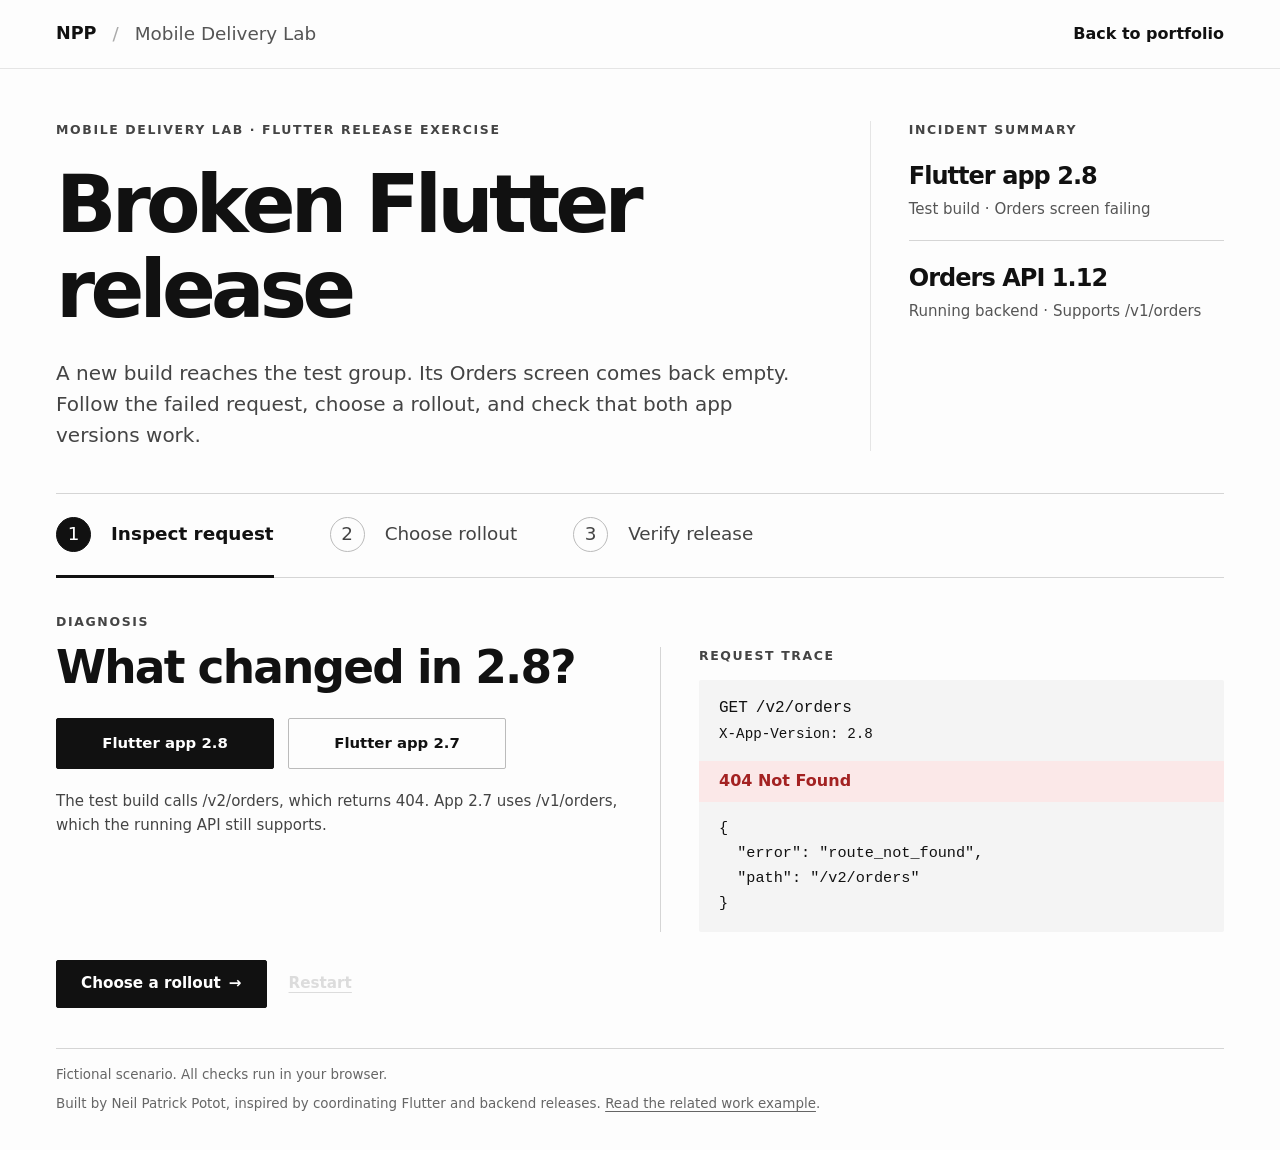
<file: mobile-delivery-lab/index.html>
<!doctype html>
<html lang="en">
<head>
<meta charset="utf-8">
<meta name="viewport" content="width=device-width, initial-scale=1">
<meta name="description" content="A hands-on Flutter release incident. Inspect a failed request, choose a rollout, and verify compatibility for both app versions.">
<title>Broken Flutter release · Mobile Delivery Lab</title>
<style>

:root {
  color-scheme: light;
  --paper: #fdfdfd;
  --ink: #111;
  --muted: #555;
  --line: #e5e5e5;
  --fault: #a32222;
  --fault-bg: #fbe8e8;
  --mono: ui-monospace, "SFMono-Regular", Consolas, monospace;
  --sans: Inter, ui-sans-serif, system-ui, -apple-system, sans-serif;
}
* { box-sizing: border-box; }
body { margin: 0; background: var(--paper); color: var(--ink); font: 16px/1.55 var(--sans); -webkit-font-smoothing: antialiased; }
button, input { font: inherit; }
button { cursor: pointer; }
a { color: inherit; text-underline-offset: .2em; }
button:focus-visible, a:focus-visible, input:focus-visible { outline: 2px solid var(--ink); outline-offset: 4px; }
[hidden] { display: none !important; }
h1, h2, h3, p { margin: 0; }
.wrap { width: min(1328px, calc(100% - 112px)); margin-inline: auto; }
.site-header { border-bottom: 1px solid var(--line); }
.bar { min-height: 68px; display: flex; align-items: center; justify-content: space-between; gap: 20px; }
.brand { display: flex; align-items: center; gap: 16px; font-size: 1.15rem; }
.brand strong { font-size: 1.1rem; }
.brand-divider { color: #aaa; }
.brand-name { color: var(--muted); }
.back-link { font-weight: 600; text-decoration: none; font-size: 1rem; }
.back-link:hover { text-decoration: underline; }
.hero { display: grid; grid-template-columns: minmax(0, 2.15fr) minmax(250px, 1fr); gap: 52px; padding-block: 52px 42px; }
.eyebrow, .panel-label, .trace-label, .summary-title, .result-count, .version {
  font: 650 .78rem/1.5 var(--sans); letter-spacing: .13em; text-transform: uppercase;
}
.eyebrow { color: #444; }
h1 { font-size: clamp(3rem, 6.2vw, 5.65rem); line-height: 1.08; letter-spacing: -.06em; font-weight: 600; margin: 22px 0 25px; }
.hero-copy { color: #444; font-size: 1.25rem; max-width: 65ch; }
.summary { border-left: 1px solid var(--line); padding-left: 38px; }
.summary-title { color: #444; margin-bottom: 18px; }
.summary-item + .summary-item { border-top: 1px solid #d5d5d5; margin-top: 19px; padding-top: 19px; }
.summary-item strong { display: block; font-size: 1.5rem; font-weight: 560; letter-spacing: -.04em; }
.summary-item p { color: var(--muted); font-size: .94rem; margin-top: 3px; }
.lab { border-top: 1px solid #d5d5d5; }
.steps { display: flex; gap: 56px; list-style: none; margin: 0; padding: 0; border-bottom: 1px solid #d5d5d5; }
.step { display: flex; align-items: center; gap: 20px; min-height: 84px; padding: 0; border: 0; border-bottom: 3px solid transparent; margin-bottom: -1px; background: transparent; color: #444; font-size: 1.15rem; text-align: left; }
.step[aria-current="step"] { border-bottom-color: var(--ink); color: var(--ink); font-weight: 650; }
.step:disabled { cursor: default; }
.step:hover:enabled { color: #000; }
.step-num { display: grid; place-items: center; width: 35px; height: 35px; flex-shrink: 0; border: 1px solid #bbb; border-radius: 50%; font-weight: 400; }
.step[aria-current="step"] .step-num { background: var(--ink); color: #fff; border-color: var(--ink); }
.panel { padding: 35px 0 25px; }
.panel-label { color: #444; margin-bottom: 10px; }
.panel h3 { font-size: clamp(1.75rem, 3.55vw, 3.2rem); line-height: 1.15; letter-spacing: -.04em; font-weight: 550; margin-bottom: 22px; }
.panel h3:focus { outline: none; }
.panel > p, .intro > p { color: #444; max-width: 65ch; }
.inspect-grid { display: grid; grid-template-columns: 1fr 1fr; gap: 40px; align-items: start; }
.intro > p:first-of-type { font-size: .94rem; }
.cohorts { width: min(100%, 450px); display: flex; gap: 14px; margin: 24px 0 20px; }
.cohort { flex: 1; padding: 12px 14px; color: var(--ink); background: transparent; border: 1px solid #bbb; border-radius: 2px; }
.cohort[aria-pressed="true"] { background: var(--ink); color: #fff; border-color: var(--ink); }
.cohort:hover { border-color: #000; }
.cohort strong { font-size: .93rem; font-weight: 600; }
.cohort small { display: none; }
.trace-note { font-size: 1.12rem; line-height: 1.6; }
.console { min-width: 0; border-left: 1px solid #d5d5d5; padding-left: 38px; margin-top: 34px; }
.console-title { display: flex; align-items: center; justify-content: space-between; flex-wrap: wrap; gap: 10px; margin-bottom: 14px; }
.trace-label { color: #444; }
.console-body { padding: 16px 20px; background: #f4f4f4; border-radius: 2px; }
.request-line { font: 500 1rem/1.5 var(--mono); overflow-wrap: anywhere; }
.method { margin-right: 8px; }
.headers { font: .89rem/1.5 var(--mono); margin: 4px 0 16px; overflow-wrap: anywhere; }
pre { margin: 0; padding-top: 0; font: .95rem/1.65 var(--mono); white-space: pre-wrap; overflow-wrap: anywhere; }
.trace-response { margin: 0 -20px 14px; padding: 5px 20px; }
.trace-response:has(.fail) { background: var(--fault-bg); }
.trace-response:has(.pass) { background: #edf5ed; }
.trace-response .badge { padding-inline: 0; font-size: 1rem; }
.badge { display: inline-flex; align-items: center; width: fit-content; padding: 4px 8px; border-radius: 2px; font: 600 .8rem/1.4 var(--sans); white-space: nowrap; }
.fail { color: var(--fault); background: var(--fault-bg); }
.pass { color: #225036; background: #edf5ed; }
.actions { display: flex; align-items: center; flex-wrap: wrap; gap: 22px; margin-top: 28px; }
.primary, .secondary { display: inline-flex; align-items: center; justify-content: center; gap: 8px; min-height: 48px; padding: 10px 24px; border: 1px solid var(--ink); border-radius: 2px; font-weight: 600; font-size: .95rem; }
.primary { color: #fff; background: var(--ink); }
.primary:hover { background: #333; }
.primary:disabled { opacity: .5; cursor: default; }
.secondary { color: var(--ink); background: transparent; border-color: #bbb; }
.secondary:hover { background: #f0f0f0; }
.reset { border: 0; background: transparent; padding: 9px 0; font-size: .95rem; font-weight: 600; text-decoration: underline; text-underline-offset: 4px; }
.reset:disabled { opacity: .45; cursor: default; }
fieldset { padding: 0; border: 0; margin: 25px 0 0; }
legend { margin-bottom: 15px; font-weight: 600; }
.plans { display: grid; grid-template-columns: repeat(3, minmax(0, 1fr)); gap: 16px; }
.plan { display: flex; align-items: flex-start; gap: 10px; padding: 20px; border: 1px solid #ccc; border-radius: 2px; cursor: pointer; }
.plan:has(input:checked), .plan:hover { background: #f4f4f4; border-color: #111; }
.plan input { accent-color: #111; margin: 5px 0 0; flex-shrink: 0; }
.plan strong, .plan small { display: block; }
.plan strong { font-size: 1.03rem; }
.plan small { color: var(--muted); margin-top: 8px; font-size: .9rem; line-height: 1.6; }
.result-summary { display: flex; justify-content: space-between; align-items: center; gap: 12px; flex-wrap: wrap; padding: 18px 0; margin-top: 14px; }
.result-count { font-size: .75rem; }
.checks { margin: 0; padding: 0; list-style: none; border-top: 1px solid #ccc; }
.check { display: grid; grid-template-columns: 150px minmax(0, 1fr) auto; gap: 20px; border-bottom: 1px solid var(--line); padding: 15px 0; }
.check .version { color: var(--muted); font-size: .73rem; padding-top: 4px; }
.check strong { font-weight: 600; }
.check p { color: var(--muted); font-size: .9rem; margin-top: 3px; }
.lesson { margin-top: 20px; }
.result-link { font-size: .95rem; font-weight: 600; }
.context { margin: 15px 0 35px; padding-top: 16px; border-top: 1px solid #d5d5d5; font-size: .84rem; color: #666; }
.context p + p { margin-top: 8px; }
.skip-link { position: absolute; top: -80px; left: 16px; padding: 12px; background: #111; color: #fff; z-index: 10; }
.skip-link:focus { top: 8px; }
@media (max-width: 1050px) {
  .wrap { width: calc(100% - 64px); }
  .hero { gap: 32px; grid-template-columns: minmax(0, 1.8fr) minmax(230px, 1fr); }
  .summary { padding-left: 24px; }
  .steps { gap: 34px; }
  .step { gap: 12px; font-size: 1rem; }
  .inspect-grid { gap: 25px; }
  .console { padding-left: 24px; }
}
@media (max-width: 750px) {
  .wrap { width: calc(100% - 40px); }
  .bar { min-height: 64px; }
  .brand { gap: 8px; font-size: .9rem; }
  .brand strong { font-size: .95rem; }
  .back-link { font-size: .83rem; }
  .hero { grid-template-columns: 1fr; gap: 28px; padding-block: 35px 30px; }
  h1 { font-size: clamp(2.7rem, 8vw, 4rem); margin: 15px 0 20px; }
  .hero-copy { font-size: 1rem; }
  .eyebrow { font-size: .68rem; }
  .summary { padding-left: 0; border-left: 0; }
  .summary-title { margin-bottom: 9px; }
  .summary-items { display: grid; grid-template-columns: 1fr 1fr; gap: 15px; }
  .summary-item + .summary-item { margin: 0; padding: 0 0 0 16px; border-top: 0; border-left: 1px solid var(--line); }
  .summary-item strong { font-size: 1.15rem; }
  .summary-item p { font-size: .82rem; }
  .steps { gap: 0; display: grid; grid-template-columns: repeat(3, minmax(0, 1fr)); }
  .step { width: 100%; min-height: 86px; gap: 7px; flex-wrap: wrap; align-content: center; font-size: .82rem; padding: 10px 6px 10px 0; }
  .step-num { width: 25px; height: 25px; font-size: .85rem; }
  .panel { padding-top: 26px; }
  .panel h3 { font-size: 2rem; margin-bottom: 16px; }
  .inspect-grid, .plans { grid-template-columns: 1fr; }
  .console { margin: 0; padding: 0; border: 0; }
  .trace-note { font-size: 1rem; }
  .cohorts { gap: 9px; margin-block: 18px; }
  .cohort { padding-inline: 8px; }
  .cohort strong { font-size: .85rem; }
  .check { grid-template-columns: minmax(0, 1fr) auto; gap: 6px 12px; }
  .check .version { grid-column: 1 / -1; }
  .check strong { font-size: .9rem; }
}
@media (max-width: 380px) {
  .brand-name { font-size: .78rem; }
  .back-link { max-width: 65px; line-height: 1.25; }
}
</style>
</head>

<body>
<a class="skip-link" href="#main">Skip to exercise</a>
<header class="site-header">
  <div class="wrap bar">
    <div class="brand"><strong>NPP</strong><span class="brand-divider" aria-hidden="true">/</span><span class="brand-name">Mobile Delivery Lab</span></div>
    <a class="back-link" href="../index.html#work">Back to portfolio</a>
  </div>
</header>
<main class="wrap" id="main">
  <div class="hero">
    <div>
      <div class="eyebrow">Mobile Delivery Lab · Flutter release exercise</div>
      <h1>Broken Flutter release</h1>
      <p class="hero-copy">A new build reaches the test group. Its Orders screen comes back empty. Follow the failed request, choose a rollout, and check that both app versions work.</p>
    </div>
    <aside class="summary" aria-label="Incident summary">
      <div class="summary-title">Incident summary</div>
      <div class="summary-items">
        <div class="summary-item"><strong>Flutter app 2.8</strong><p>Test build · Orders screen failing</p></div>
        <div class="summary-item"><strong>Orders API 1.12</strong><p>Running backend · Supports /v1/orders</p></div>
      </div>
    </aside>
  </div>
  <section class="lab" aria-label="Release exercise">
    <nav aria-label="Exercise steps">
      <ol class="steps">
        <li><button class="step" type="button" data-step="0" aria-controls="inspect" aria-current="step"><span class="step-num" aria-hidden="true">1</span> Inspect request</button></li>
        <li><button class="step" type="button" data-step="1" aria-controls="choose" disabled><span class="step-num" aria-hidden="true">2</span> Choose rollout</button></li>
        <li><button class="step" type="button" data-step="2" aria-controls="verify" disabled><span class="step-num" aria-hidden="true">3</span> Verify release</button></li>
      </ol>
    </nav>
    <section class="panel" id="inspect" aria-labelledby="inspect-title">
      <div class="inspect-grid">
        <div class="intro">
          <div class="panel-label">Diagnosis</div>
          <h3 id="inspect-title" tabindex="-1">What changed in 2.8?</h3>
                    <div class="cohorts" role="group" aria-label="App versions">
            <button class="cohort" type="button" data-client="current" aria-pressed="true"><strong>Flutter app 2.8</strong><small>Test build</small></button>
            <button class="cohort" type="button" data-client="legacy" aria-pressed="false"><strong>Flutter app 2.7</strong><small>Existing users</small></button>
          </div>
          <p class="trace-note" id="trace-note" role="status">The test build calls /v2/orders, which returns 404. App 2.7 uses /v1/orders, which the running API still supports.</p>
        </div>

        <div class="console" aria-label="Simulated request trace">
          <div class="console-title"><span class="trace-label">Request trace</span></div>
          <div class="console-body">
            <div class="request-line"><span class="method">GET</span><span id="trace-path">/v2/orders</span></div>
            <p class="headers" id="trace-header">X-App-Version: 2.8</p><div class="trace-response"><span class="badge fail" id="trace-status">404 Not Found</span></div>
            <pre id="trace-body">{
  "error": "route_not_found",
  "path": "/v2/orders"
}</pre>
          </div>
        </div>
      </div>
      <div class="actions"><button class="primary" id="next" type="button">Choose a rollout <span aria-hidden="true">→</span></button><button class="reset" id="reset" type="button" disabled>Restart</button></div>
    </section>

    <section class="panel" id="choose" aria-labelledby="choose-title" hidden>
      <div class="panel-label">Rollout</div>
      <h3 id="choose-title" tabindex="-1">How should the release proceed?</h3>
      <p>Pause the rollout at the test group while you decide. Existing users will stay on Flutter app 2.7 during the gradual rollout of 2.8.</p>
      <form id="rollout">
        <fieldset>
          <legend>Choose a release plan</legend>
          <div class="plans">
            <label class="plan"><input type="radio" name="plan" value="app-first" required><span><strong>Ship Flutter app 2.8 first</strong><small>Release 2.8 now. Deploy an API with both routes afterward.</small></span></label>
            <label class="plan"><input type="radio" name="plan" value="replace"><span><strong>Replace the API route first</strong><small>Deploy an API with only <code>/v2/orders</code>. Then release 2.8.</small></span></label>
            <label class="plan"><input type="radio" name="plan" value="compatible"><span><strong>Add the new route first</strong><small>Deploy an API that serves both routes. Then release 2.8.</small></span></label>
          </div>
        </fieldset>
        <div class="actions">
          <button class="primary" id="run" type="submit" disabled>Run compatibility checks <span aria-hidden="true">→</span></button>
          <button class="secondary" id="back-inspect" type="button">Back to request</button>
        </div>
      </form>
    </section>

    <section class="panel" id="verify" aria-labelledby="verify-title" hidden>
      <div class="panel-label">Verification</div>
      <h3 id="verify-title" tabindex="-1"></h3>
      <p id="result-intro"></p>
      <div class="result-summary">
        <strong id="result-plan"></strong>
        <span class="result-count" id="result-count"></span>
      </div>
      <ul class="checks" id="checks" aria-label="Compatibility check results"></ul>
      <p class="lesson" id="lesson"></p>
      <div class="actions"><button class="secondary" id="try-again" type="button">Try another rollout</button><a class="result-link" href="../index.html#release-result">See the related release case</a></div>
    </section>

    <noscript><p class="panel">Enable JavaScript to compare requests and run the rollout simulation.</p></noscript>
    
  </section>
  <footer class="context">
    <p>Fictional scenario. All checks run in your browser.</p>
    <p>Built by Neil Patrick Potot, inspired by coordinating Flutter and backend releases. <a href="../index.html#release-result">Read the related work example</a>.</p>
  </footer>
</main>
<script>
const clients = {
  legacy: { version: '2.7', route: '/v1/orders', orderField: 'orders' },
  current: { version: '2.8', route: '/v2/orders', orderField: 'items' },
};

const servers = {
  original: { '/v1/orders': { orders: [{ id: 'ORD-104' }] } },
  replacement: { '/v2/orders': { items: [{ id: 'ORD-104' }] } },
  compatible: {
    '/v1/orders': { orders: [{ id: 'ORD-104' }] },
    '/v2/orders': { items: [{ id: 'ORD-104' }] },
  },
};

const plans = {
  'app-first': {
    title: 'Ship Flutter app 2.8 first',
    firstServer: 'original',
    firstClients: ['legacy', 'current'],
    finalServer: 'compatible',
  },
  replace: {
    title: 'Replace the API route first',
    firstServer: 'replacement',
    firstClients: ['legacy'],
    finalServer: 'replacement',
  },
  compatible: {
    title: 'Add the new route first',
    firstServer: 'compatible',
    firstClients: ['legacy'],
    finalServer: 'compatible',
  },
};

function requestOrders(clientKey, serverKey) {
  const client = clients[clientKey];
  const body = servers[serverKey][client.route];
  if (!body) {
    return { status: 404, body: { error: 'route_not_found', path: client.route } };
  }
  return { status: 200, body };
}

function verifyPlan(plan) {
  const phases = [
    { label: 'First change', server: plan.firstServer, activeClients: plan.firstClients },
    { label: 'Mixed rollout', server: plan.finalServer, activeClients: ['legacy', 'current'] },
  ];

  return phases.flatMap(({ label, server, activeClients }) => activeClients.map(clientKey => {
    const client = clients[clientKey];
    const response = requestOrders(clientKey, server);
    const items = response.body[client.orderField];
    return {
      phase: label,
      client,
      status: response.status,
      passed: response.status === 200 && Array.isArray(items) && items.some(item => item.id === 'ORD-104'),
    };
  }));
}

const panels = [...document.querySelectorAll('.panel[aria-labelledby]')];
const steps = [...document.querySelectorAll('.step')];
const cohorts = [...document.querySelectorAll('.cohort')];
const form = document.querySelector('#rollout');
const run = document.querySelector('#run');
const reset = document.querySelector('#reset');
const checks = document.querySelector('#checks');
let chooseUnlocked = false;
let resultAvailable = false;

function showStep(index) {
  panels.forEach((panel, i) => { panel.hidden = i !== index; });
  steps.forEach((step, i) => {
    step.disabled = (i === 1 && !chooseUnlocked) || (i === 2 && !resultAvailable);
    if (i === index) step.setAttribute('aria-current', 'step');
    else step.removeAttribute('aria-current');
  });
  panels[index].querySelector('h3').focus();
}

function renderTrace(key) {
  const client = clients[key];
  const response = requestOrders(key, 'original');
  const failed = response.status === 404;
  const badge = document.querySelector('#trace-status');
  badge.textContent = failed ? '404 Not Found' : '200 OK';
  badge.classList.toggle('fail', failed);
  badge.classList.toggle('pass', !failed);
  document.querySelector('#trace-path').textContent = client.route;
  document.querySelector('#trace-header').textContent = 'X-App-Version: ' + client.version;
  document.querySelector('#trace-body').textContent = JSON.stringify(response.body, null, 2);
  document.querySelector('#trace-note').textContent = failed
    ? 'The test build calls /v2/orders, which returns 404. App 2.7 uses /v1/orders, which the running API still supports.'
    : '200. Existing users can load orders through the API’s current route.';
  cohorts.forEach(button => { button.setAttribute('aria-pressed', String(button.dataset.client === key)); });
}

function renderResult(plan, results) {
  const passedCount = results.filter(check => check.passed).length;
  const safe = passedCount === results.length;
  document.querySelector('#verify-title').textContent = safe ? 'Safe to continue in this simulation' : 'Rollout blocked';
  document.querySelector('#result-intro').textContent = safe
    ? 'Existing users keep access through the backend change. Both app versions can load orders during the gradual rollout.'
    : 'At least one app version fails to load orders during the rollout. Check which version breaks and when.';
  document.querySelector('#result-plan').textContent = plan.title;
  document.querySelector('#result-count').textContent = passedCount + ' / ' + results.length + ' checks passed';
  checks.replaceChildren(...results.map(({ phase, client, status, passed }) => {
    const row = document.createElement('li');
    row.className = 'check';

    const label = document.createElement('span');
    label.className = 'version';
    label.textContent = phase;

    const details = document.createElement('div');
    const title = document.createElement('strong');
    title.textContent = 'Flutter app ' + client.version + ' · GET ' + client.route;
    const outcome = document.createElement('p');
    outcome.textContent = passed ? 'HTTP 200 · Order ORD-104 loaded' : 'HTTP ' + status + ' · ' + (status === 404 ? 'Endpoint missing' : 'Expected order missing');
    details.append(title, outcome);

    const badge = document.createElement('span');
    badge.className = 'badge ' + (passed ? 'pass' : 'fail');
    badge.textContent = passed ? 'Pass' : 'Fail';

    row.append(label, details, badge);
    return row;
  }));
  document.querySelector('#lesson').textContent = safe
    ? 'Keep the older route available while Flutter app 2.7 is supported.'
    : 'Try a plan that makes the new route available before 2.8 ships and keeps the older route available for 2.7.';
}

steps.forEach(button => {
  button.addEventListener('click', () => showStep(Number(button.dataset.step)));
});
cohorts.forEach(button => {
  button.addEventListener('click', () => {
    renderTrace(button.dataset.client);
    reset.disabled = false;
  });
});
document.querySelector('#next').addEventListener('click', () => {
  chooseUnlocked = true;
  reset.disabled = false;
  showStep(1);
});
document.querySelector('#back-inspect').addEventListener('click', () => showStep(0));
document.querySelector('#try-again').addEventListener('click', () => showStep(1));
form.addEventListener('change', () => {
  run.disabled = false;
  resultAvailable = false;
  steps[2].disabled = true;
});
form.addEventListener('submit', event => {
  event.preventDefault();
  const plan = plans[new FormData(form).get('plan')];
  if (!plan) return;
  renderResult(plan, verifyPlan(plan));
  resultAvailable = true;
  showStep(2);
});
reset.addEventListener('click', () => {
  chooseUnlocked = false;
  resultAvailable = false;
  form.reset();
  run.disabled = true;
  renderTrace('current');
  showStep(0);
  reset.disabled = true;
});
</script>
</body>
</html>
</file>
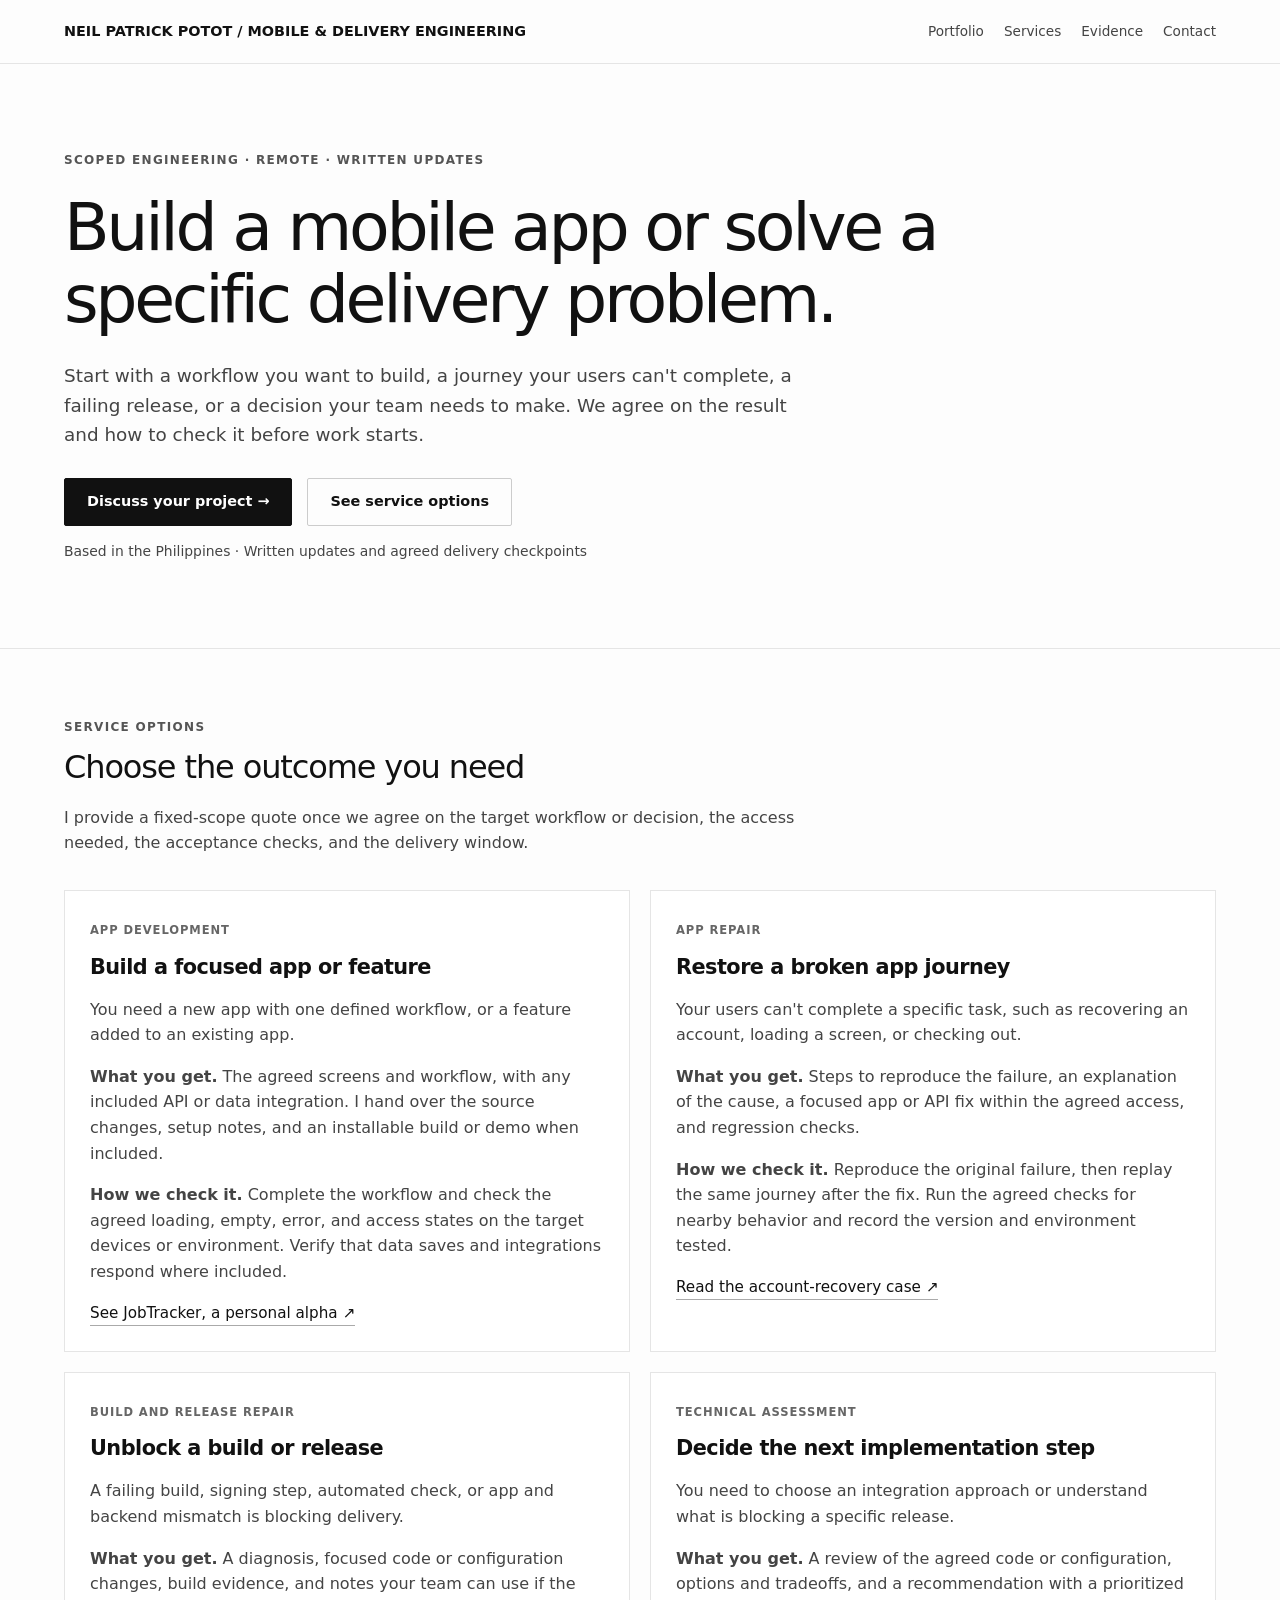
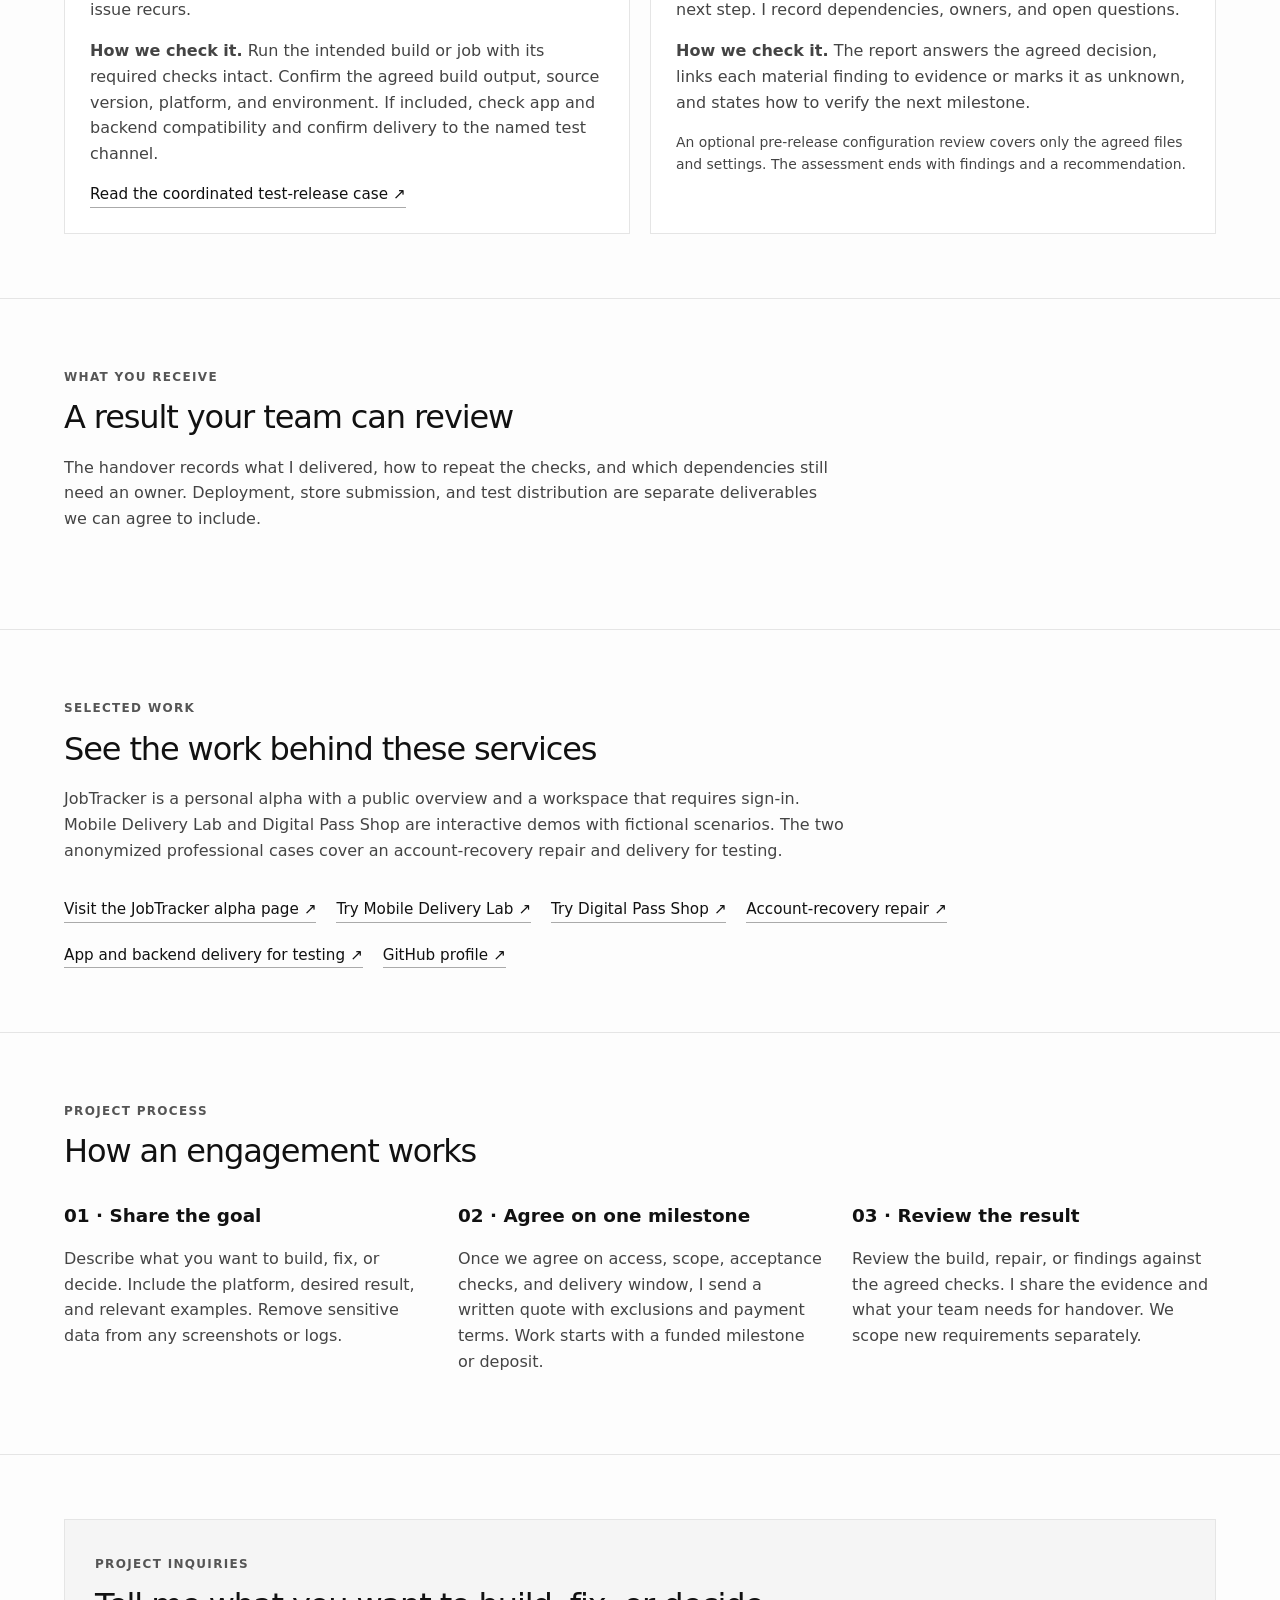
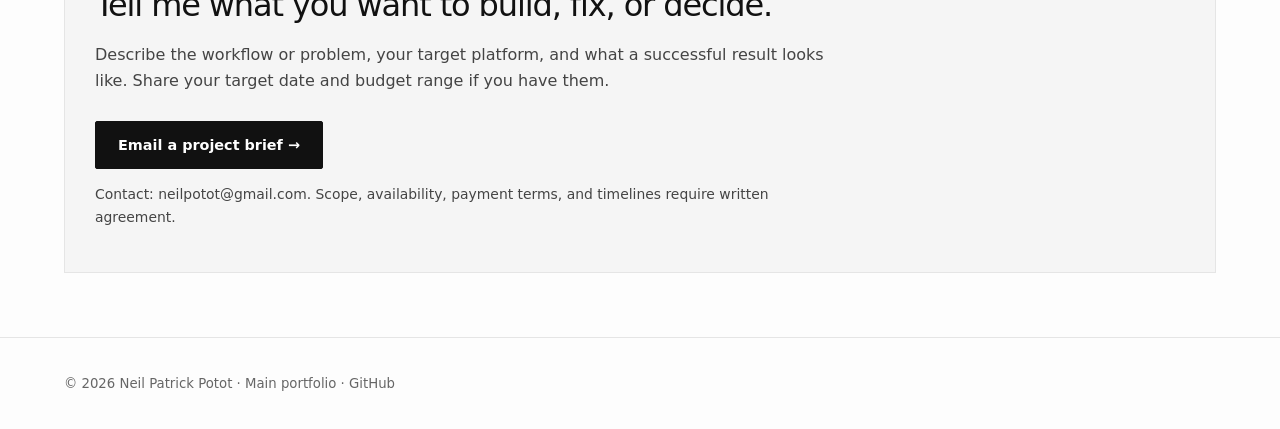
<file: services.html>
<!doctype html>
<html lang="en">
<head>
<meta charset="utf-8"><meta name="viewport" content="width=device-width,initial-scale=1">
<title>Mobile App Development &amp; Delivery Services | Neil Patrick Potot</title>
<meta name="description" content="Build a focused app or feature, restore a broken journey, unblock a build, or decide what to implement next. Agree on the scope and how to verify the result.">
<meta property="og:title" content="Mobile App Development &amp; Delivery Services | Neil Patrick Potot"><meta property="og:description" content="Focused app builds, mobile repairs, release troubleshooting, and technical assessments with written scope and acceptance checks.">
<style>

:root {
  color-scheme: light;
  --bg: #fdfdfd;
  --panel: #fff;
  --ink: #111;
  --muted: #555;
  --line: #e5e5e5;
}
* { box-sizing: border-box; }
html { scroll-behavior: smooth; }
body { margin: 0; color: var(--ink); background: var(--bg); font: 16px/1.6 Inter, ui-sans-serif, system-ui, -apple-system, sans-serif; -webkit-font-smoothing: antialiased; }
a { color: inherit; text-decoration: none; }
a:hover { text-decoration: underline; text-underline-offset: 4px; }
.wrap { width: min(1152px, calc(100% - 64px)); margin: auto; }
.top { border-bottom: 1px solid var(--line); padding: 20px 0; }
.top .wrap { display: flex; justify-content: space-between; align-items: center; gap: 20px; }
.brand { font-size: .9rem; font-weight: 600; }
.topnav { display: flex; gap: 20px; flex-wrap: wrap; font-size: .85rem; color: #444; }
.eyebrow { font-size: .75rem; font-weight: 650; letter-spacing: .11em; text-transform: uppercase; color: #555; }
.hero { padding: 82px 0 72px; }
.hero h1 { max-width: 950px; margin: 20px 0 26px; font-size: clamp(2.8rem, 5.2vw, 4.7rem); font-weight: 500; line-height: 1.08; letter-spacing: -.05em; }
.hero p { font-size: 1.15rem; max-width: 750px; color: #444; }
.buttons { display: flex; gap: 15px; flex-wrap: wrap; margin-top: 28px; }
.button { display: inline-flex; align-items: center; justify-content: center; min-height: 48px; padding: 10px 22px; border: 1px solid #111; border-radius: 2px; color: #fff; background: #111; font-size: .9rem; font-weight: 600; }
.button.alt { background: transparent; border-color: #ccc; color: #111; }
.section { padding: 64px 0; border-top: 1px solid var(--line); scroll-margin-top: 24px; }
.section h2 { margin: 10px 0 18px; font-size: 2rem; font-weight: 500; line-height: 1.2; letter-spacing: -.035em; }
.lead { max-width: 780px; color: #444; margin: 0 0 34px; }
.grid { display: grid; grid-template-columns: repeat(2, minmax(0, 1fr)); gap: 20px; }
.service { padding: 25px; border: 1px solid var(--line); background: #fff; }
.service h3 { font-size: 1.3rem; font-weight: 550; letter-spacing: -.025em; line-height: 1.3; margin: 12px 0 15px; }
.service p { color: #444; }
.pill { font-size: .72rem; font-weight: 650; text-transform: uppercase; letter-spacing: .08em; color: #666; }
.proof { display: flex; flex-wrap: wrap; gap: 20px; }
.proof a { border-bottom: 1px solid #aaa; font-size: .95rem; }
.steps { display: grid; grid-template-columns: repeat(3, minmax(0, 1fr)); gap: 30px; }
.steps p { color: #444; }
.steps h3 { font-size: 1.15rem; font-weight: 550; margin: 12px 0; }
.callout { padding: 30px; border: 1px solid var(--line); background: #f5f5f5; }
.callout p { color: #444; max-width: 750px; }
.footer { padding: 35px 0; border-top: 1px solid var(--line); color: #666; font-size: .83rem; }
.small { color: var(--muted); font-size: .87rem !important; }
:focus-visible { outline: 2px solid #111; outline-offset: 4px; }
@media (max-width: 700px) {
  .wrap { width: calc(100% - 40px); }
  .top .wrap { align-items: flex-start; flex-direction: column; gap: 12px; }
  .topnav { gap: 12px 17px; }
  .hero { padding: 48px 0; }
  .hero h1 { font-size: 2.8rem; }
  .grid, .steps { grid-template-columns: 1fr; }
  .section { padding: 42px 0; }
  .callout { padding: 23px; }
}
@media (prefers-reduced-motion: reduce) { html { scroll-behavior: auto; } }
</style>
</head>
<body>
<header class="top"><div class="wrap"><a href="index.html" class="brand">NEIL PATRICK POTOT / MOBILE &amp; DELIVERY ENGINEERING</a><nav class="topnav" aria-label="Navigation"><a href="index.html">Portfolio</a><a href="#services">Services</a><a href="#proof">Evidence</a><a href="#contact">Contact</a></nav></div></header>
<main>
<section class="hero"><div class="wrap"><span class="eyebrow">Scoped engineering · Remote · Written updates</span><h1>Build a mobile app or solve a specific delivery problem.</h1><p>Start with a workflow you want to build, a journey your users can't complete, a failing release, or a decision your team needs to make. We agree on the result and how to check it before work starts.</p><div class="buttons"><a class="button" href="#contact">Discuss your project →</a><a class="button alt" href="#services">See service options</a></div><p class="small">Based in the Philippines · Written updates and agreed delivery checkpoints</p></div></section>
<section id="services" class="section"><div class="wrap"><span class="eyebrow">Service options</span><h2>Choose the outcome you need</h2><p class="lead">I provide a fixed-scope quote once we agree on the target workflow or decision, the access needed, the acceptance checks, and the delivery window.</p><div class="grid">
<article class="service">
  <span class="pill">App development</span><h3>Build a focused app or feature</h3>
  <p>You need a new app with one defined workflow, or a feature added to an existing app.</p>
  <p><strong>What you get.</strong> The agreed screens and workflow, with any included API or data integration. I hand over the source changes, setup notes, and an installable build or demo when included.</p>
  <p><strong>How we check it.</strong> Complete the workflow and check the agreed loading, empty, error, and access states on the target devices or environment. Verify that data saves and integrations respond where included.</p>
  <div class="proof"><a href="index.html#jobtracker">See JobTracker, a personal alpha ↗</a></div>
</article>
<article class="service">
  <span class="pill">App repair</span><h3>Restore a broken app journey</h3>
  <p>Your users can't complete a specific task, such as recovering an account, loading a screen, or checking out.</p>
  <p><strong>What you get.</strong> Steps to reproduce the failure, an explanation of the cause, a focused app or API fix within the agreed access, and regression checks.</p>
  <p><strong>How we check it.</strong> Reproduce the original failure, then replay the same journey after the fix. Run the agreed checks for nearby behavior and record the version and environment tested.</p>
  <div class="proof"><a href="index.html#recovery-result">Read the account-recovery case ↗</a></div>
</article>
<article class="service">
  <span class="pill">Build and release repair</span><h3>Unblock a build or release</h3>
  <p>A failing build, signing step, automated check, or app and backend mismatch is blocking delivery.</p>
  <p><strong>What you get.</strong> A diagnosis, focused code or configuration changes, build evidence, and notes your team can use if the issue recurs.</p>
  <p><strong>How we check it.</strong> Run the intended build or job with its required checks intact. Confirm the agreed build output, source version, platform, and environment. If included, check app and backend compatibility and confirm delivery to the named test channel.</p>
  <div class="proof"><a href="index.html#release-result">Read the coordinated test-release case ↗</a></div>
</article>
<article class="service" id="security">
  <span class="pill">Technical assessment</span><h3>Decide the next implementation step</h3>
  <p>You need to choose an integration approach or understand what is blocking a specific release.</p>
  <p><strong>What you get.</strong> A review of the agreed code or configuration, options and tradeoffs, and a recommendation with a prioritized next step. I record dependencies, owners, and open questions.</p>
  <p><strong>How we check it.</strong> The report answers the agreed decision, links each material finding to evidence or marks it as unknown, and states how to verify the next milestone.</p>
  <p class="small">An optional pre-release configuration review covers only the agreed files and settings. The assessment ends with findings and a recommendation.</p>
</article>
</div></div></section>
<section id="results" class="section"><div class="wrap"><span class="eyebrow">What you receive</span><h2>A result your team can review</h2><p class="lead">The handover records what I delivered, how to repeat the checks, and which dependencies still need an owner. Deployment, store submission, and test distribution are separate deliverables we can agree to include.</p></div></section>
<section id="proof" class="section"><div class="wrap"><span class="eyebrow">Selected work</span><h2>See the work behind these services</h2><p class="lead">JobTracker is a personal alpha with a public overview and a workspace that requires sign-in. Mobile Delivery Lab and Digital Pass Shop are interactive demos with fictional scenarios. The two anonymized professional cases cover an account-recovery repair and delivery for testing.</p><div class="proof"><a href="https://alpha.tryjobtracker.app">Visit the JobTracker alpha page ↗</a><a href="mobile-delivery-lab/">Try Mobile Delivery Lab ↗</a><a href="digital-pass-shop/">Try Digital Pass Shop ↗</a><a href="index.html#recovery-result">Account-recovery repair ↗</a><a href="index.html#release-result">App and backend delivery for testing ↗</a><a href="https://github.com/Nei1eveN">GitHub profile ↗</a></div></div></section>
<section class="section"><div class="wrap"><span class="eyebrow">Project process</span><h2>How an engagement works</h2><div class="steps"><div><h3>01 · Share the goal</h3><p>Describe what you want to build, fix, or decide. Include the platform, desired result, and relevant examples. Remove sensitive data from any screenshots or logs.</p></div><div><h3>02 · Agree on one milestone</h3><p>Once we agree on access, scope, acceptance checks, and delivery window, I send a written quote with exclusions and payment terms. Work starts with a funded milestone or deposit.</p></div><div><h3>03 · Review the result</h3><p>Review the build, repair, or findings against the agreed checks. I share the evidence and what your team needs for handover. We scope new requirements separately.</p></div></div></div></section>
<section id="contact" class="section"><div class="wrap"><div class="callout"><span class="eyebrow">Project inquiries</span><h2>Tell me what you want to build, fix, or decide.</h2><p>Describe the workflow or problem, your target platform, and what a successful result looks like. Share your target date and budget range if you have them.</p><div class="buttons"><a class="button" href="mailto:neilpotot@gmail.com?subject=Scoped%20engineering%20project%20inquiry&amp;body=Hi%20Neil%2C%0A%0AWhat%20I%20want%20to%20build%2C%20fix%2C%20or%20decide%3A%20%0APlatform%20or%20stack%2C%20if%20known%3A%20%0AExpected%20result%3A%20%0ATarget%20date%3A%20%0ABudget%20range%3A%20">Email a project brief →</a></div><p class="small">Contact: neilpotot@gmail.com. Scope, availability, payment terms, and timelines require written agreement.</p></div></div></section>
</main><footer class="footer"><div class="wrap">© 2026 Neil Patrick Potot · <a href="index.html">Main portfolio</a> · <a href="https://github.com/Nei1eveN">GitHub</a></div></footer>
</body></html>
</file>
<file: styles.css>
:root {
  --ink: #111111;
  --ink-light: #444444;
  --muted: #737373;
  --surface: #ffffff;
  --bg: #fdfdfd;
  --line: #e5e5e5;
  --line-strong: #cccccc;
  --accent: #000000;
  --radius: 2px;
  --max: 1280px;
  --pad: clamp(24px, 5vw, 64px);
}

* {
  box-sizing: border-box;
}

*:focus-visible {
  outline: 2px solid var(--accent);
  outline-offset: 2px;
}

html {
  scroll-behavior: smooth;
  font-size: 16px;
}

body {
  margin: 0;
  background: var(--bg);
  color: var(--ink);
  font-family: Inter, ui-sans-serif, system-ui, -apple-system, sans-serif;
  line-height: 1.6;
  -webkit-font-smoothing: antialiased;
}

body.nav-open {
  overflow: hidden;
}

a {
  color: inherit;
  text-decoration: none;
  transition: opacity 150ms ease, color 150ms ease;
}

img {
  display: block;
  max-width: 100%;
  height: auto;
}

.sr-only {
  position: absolute;
  width: 1px;
  height: 1px;
  padding: 0;
  margin: -1px;
  overflow: hidden;
  clip: rect(0, 0, 0, 0);
  white-space: nowrap;
  border: 0;
}

/* Header */
.site-header {
  position: fixed;
  z-index: 50;
  top: 0;
  right: 0;
  left: 0;
  background: rgba(253, 253, 253, 0.95);
  border-bottom: 1px solid var(--line);
  backdrop-filter: blur(8px);
  -webkit-backdrop-filter: blur(8px);
}

.header-inner {
  display: flex;
  align-items: center;
  justify-content: space-between;
  height: 64px;
  padding: 0 var(--pad);
  max-width: var(--max);
  margin: 0 auto;
}

.brand {
  display: flex;
  align-items: center;
  gap: 12px;
  font-weight: 600;
  font-size: 0.9rem;
  letter-spacing: -0.01em;
}

.brand:hover {
  opacity: 0.7;
}

.brand-divider {
  color: var(--line-strong);
}

.brand-title {
  color: var(--muted);
  font-weight: 400;
}

.primary-nav {
  display: flex;
  gap: 24px;
}

.primary-nav a {
  font-size: 0.85rem;
  font-weight: 500;
  color: var(--ink-light);
}

.primary-nav a:hover {
  color: var(--ink);
}

.nav-toggle {
  display: none;
  width: 40px;
  height: 40px;
  background: transparent;
  border: none;
  cursor: pointer;
  padding: 0;
}

.nav-toggle span:not(.sr-only) {
  display: block;
  width: 20px;
  height: 1.5px;
  background: var(--ink);
  margin: 4px auto;
  transition: transform 0.2s, opacity 0.2s;
}

/* Layout */
.section {
  padding: 0 var(--pad);
}

.layout-border {
  border-top: 1px solid var(--line);
}

.section-inner {
  max-width: var(--max);
  margin: 0 auto;
  padding: 96px 0;
}

.hero {
  padding-top: 140px;
}

.hero .section-inner {
  padding-bottom: 96px;
  padding-top: 0;
}

/* Typographic Defaults */
h1, h2, h3, h4, p {
  margin: 0;
}

.display-title {
  font-size: clamp(3.5rem, 7vw, 6rem);
  font-weight: 500;
  letter-spacing: -0.04em;
  line-height: 1;
  margin-bottom: 32px;
}

.section-title {
  font-size: 0.8rem;
  text-transform: uppercase;
  letter-spacing: 0.05em;
  font-weight: 600;
  color: var(--muted);
  margin-bottom: 12px;
}

.section-lead {
  font-size: clamp(1.5rem, 3vw, 2.2rem);
  font-weight: 400;
  letter-spacing: -0.02em;
  line-height: 1.2;
  color: var(--ink);
  max-width: 800px;
}

.subsection-title {
  font-size: 1.5rem;
  font-weight: 500;
  letter-spacing: -0.01em;
  margin-bottom: 16px;
  line-height: 1.3;
}

.subsection-copy {
  font-size: 1.125rem;
  color: var(--ink-light);
  max-width: 680px;
  line-height: 1.6;
}

/* Hero Section */
.grid-hero {
  display: grid;
  grid-template-columns: 2fr 1fr;
  gap: 64px;
}

.hero-copy {
  font-size: clamp(1.1rem, 2vw, 1.25rem);
  color: var(--ink-light);
  max-width: 640px;
  margin-bottom: 40px;
}

.hero-actions {
  display: flex;
  gap: 16px;
}

.meta-list {
  margin: 0;
  display: grid;
  gap: 24px;
  border-left: 1px solid var(--line);
  padding-left: 32px;
}

.meta-list dt {
  font-size: 0.75rem;
  text-transform: uppercase;
  letter-spacing: 0.05em;
  color: var(--muted);
  margin-bottom: 4px;
}

.meta-list dd {
  margin: 0;
  font-size: 1rem;
  font-weight: 500;
}

/* Split Header */
.split-header {
  margin-bottom: 64px;
}

/* Capabilities */
.capability-grid {
  list-style: none;
  padding: 0;
  margin: 0;
  display: grid;
  grid-template-columns: repeat(auto-fill, minmax(280px, 1fr));
  gap: 16px;
}

.capability-grid li {
  padding: 24px;
  border: 1px solid var(--line);
  background: var(--surface);
  font-size: 1.05rem;
  font-weight: 500;
}

/* Buttons */
.button {
  display: inline-flex;
  align-items: center;
  justify-content: center;
  padding: 0 24px;
  height: 48px;
  font-size: 0.9rem;
  font-weight: 600;
  border-radius: var(--radius);
  transition: all 150ms ease;
  cursor: pointer;
}

.button.primary {
  background: var(--ink);
  color: var(--surface);
  border: 1px solid var(--ink);
}

.button.primary:hover {
  background: var(--ink-light);
  border-color: var(--ink-light);
}

.button.secondary {
  background: var(--surface);
  color: var(--ink);
  border: 1px solid var(--line-strong);
}

.button.secondary:hover {
  background: var(--bg);
  border-color: var(--ink);
}

.button.outline {
  background: transparent;
  color: var(--ink);
  border: 1px solid var(--ink);
}

.button.outline:hover {
  background: var(--ink);
  color: var(--surface);
}

.link-action {
  display: inline-flex;
  align-items: center;
  height: 48px;
  font-size: 0.95rem;
  font-weight: 500;
  color: var(--ink);
}

.link-action:hover {
  opacity: 0.6;
}

.action-row {
  display: flex;
  align-items: center;
  gap: 24px;
  margin-top: 32px;
}

.action-note {
  font-size: 0.9rem;
  color: var(--muted);
  font-weight: 500;
  display: inline-flex;
  align-items: center;
  height: 48px;
}

/* Case Study */
.case-study-layout {
  display: grid;
  grid-template-columns: 1.2fr 1fr;
  gap: 64px;
  align-items: start;
}

.case-study-media {
  border: 1px solid var(--line);
  background: var(--surface);
  padding: 1px; /* architectural frame */
}

.case-study-media img {
  width: 100%;
}

.status-badge {
  display: inline-flex;
  align-items: center;
  gap: 8px;
  font-size: 0.8rem;
  font-weight: 600;
  text-transform: uppercase;
  letter-spacing: 0.05em;
  padding: 6px 12px;
  border: 1px solid var(--line);
  margin-bottom: 24px;
}

.status-indicator {
  width: 6px;
  height: 6px;
  background: #10b981;
  border-radius: 50%;
}

.metric-grid {
  display: grid;
  gap: 24px;
  margin-top: 40px;
  border-top: 1px solid var(--line);
  padding-top: 24px;
}

.metric-item {
  display: flex;
  flex-direction: column;
  gap: 6px;
}

.metric-label {
  font-size: 0.75rem;
  text-transform: uppercase;
  letter-spacing: 0.05em;
  color: var(--muted);
}

.metric-value {
  font-size: 0.95rem;
  font-weight: 500;
}

.case-feature-grid {
  display: grid;
  grid-template-columns: 1.4fr 0.8fr 0.8fr;
  gap: 24px;
  margin-top: 80px;
  scroll-margin-top: 96px;
}

.feature-panel {
  border: 1px solid var(--line);
  background: var(--surface);
  padding: 32px;
}

.feature-panel p {
  color: var(--ink-light);
  font-size: 0.98rem;
}

.check-list {
  list-style: none;
  padding: 0;
  margin: 0;
  display: grid;
  gap: 12px;
}

.check-list li {
  position: relative;
  padding-left: 22px;
  color: var(--ink-light);
  font-size: 0.98rem;
}

.check-list li::before {
  content: "";
  position: absolute;
  top: 0.72em;
  left: 0;
  width: 8px;
  height: 8px;
  background: var(--ink);
}

.case-narrative {
  margin-top: 80px;
  padding-top: 64px;
  border-top: 1px solid var(--line);
  scroll-margin-top: 96px;
}

.narrative-intro {
  max-width: 860px;
  margin-bottom: 40px;
}

.proof-grid {
  display: grid;
  grid-template-columns: repeat(3, 1fr);
  gap: 24px;
}

.proof-card {
  border: 1px solid var(--line);
  background: var(--surface);
  padding: 28px;
}

.proof-label,
.timeline-kicker {
  display: block;
  font-size: 0.72rem;
  font-weight: 700;
  text-transform: uppercase;
  letter-spacing: 0.06em;
  color: var(--muted);
  margin-bottom: 16px;
}

.proof-card h4,
.timeline-item h4 {
  font-size: 1.15rem;
  font-weight: 500;
  letter-spacing: -0.01em;
  line-height: 1.3;
  margin-bottom: 12px;
}

.proof-card p,
.timeline-item p {
  font-size: 0.95rem;
  color: var(--ink-light);
}

.case-timeline {
  display: grid;
  grid-template-columns: repeat(2, 1fr);
  border-top: 1px solid var(--line);
  border-left: 1px solid var(--line);
  margin-top: 40px;
}

.timeline-item {
  padding: 32px;
  border-right: 1px solid var(--line);
  border-bottom: 1px solid var(--line);
  background: var(--surface);
}

/* Habits */
.habits-grid {
  display: grid;
  grid-template-columns: repeat(3, 1fr);
  gap: 32px;
}

.habit-card {
  padding: 32px;
  border: 1px solid var(--line);
  background: var(--surface);
}

.habit-num {
  display: block;
  font-size: 0.8rem;
  font-weight: 600;
  color: var(--muted);
  margin-bottom: 16px;
  border-bottom: 1px solid var(--line);
  padding-bottom: 16px;
}

.habit-card h4 {
  font-size: 1.15rem;
  font-weight: 500;
  margin-bottom: 12px;
}

.habit-card p {
  font-size: 0.95rem;
  color: var(--ink-light);
}

/* Evidence */
.evidence-title {
  font-size: 1.15rem;
  font-weight: 500;
  margin-bottom: 12px;
}

.evidence-desc {
  font-size: 0.95rem;
  color: var(--ink-light);
}

/* Footer */
.site-footer {
  border-top: 1px solid var(--line);
  padding: 40px var(--pad);
}

.footer-inner {
  max-width: var(--max);
  margin: 0 auto;
  display: flex;
  justify-content: space-between;
  align-items: center;
  font-size: 0.85rem;
  color: var(--muted);
}

.back-to-top:hover {
  color: var(--ink);
}

/* Responsive */
@media (max-width: 1024px) {
  .grid-hero,
  .case-study-layout {
    grid-template-columns: 1fr;
    gap: 48px;
  }
  
  .meta-list {
    border-left: none;
    border-top: 1px solid var(--line);
    padding-left: 0;
    padding-top: 32px;
    grid-template-columns: repeat(3, 1fr);
  }

  .habits-grid {
    grid-template-columns: 1fr;
  }

  .case-feature-grid,
  .proof-grid,
  .case-timeline {
    grid-template-columns: 1fr;
  }
}

@media (max-width: 768px) {
  .nav-toggle {
    display: block;
  }

  .brand-title {
    display: none;
  }
  .brand-divider {
    display: none;
  }

  .display-title {
    font-size: clamp(2.9rem, 14vw, 3.7rem);
  }

  .primary-nav {
    position: fixed;
    top: 64px;
    left: 0;
    right: 0;
    background: var(--surface);
    border-bottom: 1px solid var(--line);
    flex-direction: column;
    padding: 24px var(--pad);
    display: none;
  }

  .primary-nav.is-open {
    display: flex;
  }

  .meta-list {
    grid-template-columns: 1fr;
    gap: 16px;
  }

  .evidence-link {
    grid-template-columns: 1fr;
    gap: 8px;
    padding: 20px 0;
  }

  .action-row {
    flex-direction: column;
    align-items: stretch;
  }

  .action-row .button,
  .hero-actions .button {
    width: 100%;
  }

  .action-note {
    font-size: 0.85rem;
    height: auto;
    text-align: center;
  }
}


/* Client-value portfolio refresh — Oct 2026. Existing nav and base styles retained. */
.skip-link{position:absolute;top:-80px;left:16px;z-index:100;padding:12px 18px;background:var(--ink);color:#fff}
.skip-link:focus{top:8px}
.eyebrow{font-size:.76rem;letter-spacing:.12em;text-transform:uppercase;font-weight:700;color:#515151;margin-bottom:22px}
.impact-hero{background:#f6f7f6}
.impact-hero .section-inner{padding-bottom:104px}
.impact-hero-layout{display:grid;grid-template-columns:minmax(0,1.7fr) minmax(250px,.74fr);gap:clamp(28px,5vw,90px);align-items:end}
.impact-hero .display-title{font-size:clamp(3.05rem,6vw,6rem);line-height:1.045;letter-spacing:-.055em;margin-bottom:30px}
.impact-hero .hero-copy{max-width:750px;margin-bottom:32px}
.impact-hero .hero-actions{flex-wrap:wrap}
.hero-subline{font-size:.84rem;color:var(--muted);margin-top:21px}
.impact-credentials{border-left:1px solid #cdd5d0;padding-left:30px}
.credential{border-top:1px solid #cdd5d0;padding:19px 0}
.credential strong{font-size:clamp(1.4rem,2.4vw,2.1rem);font-weight:600;letter-spacing:-.03em;display:block}
.credential span{display:block;color:#555e59;font-size:.9rem;line-height:1.45}
.impact-credentials .text-link{margin-top:18px}
.compact-header{margin-bottom:42px}
.section-support{font-size:1.04rem;color:var(--ink-light);max-width:790px;margin-top:18px}
.services-prompt{display:grid;grid-template-columns:minmax(0,1fr) auto;align-items:center;gap:32px;padding:40px 0}
.case-type{display:block;font-size:.74rem;font-weight:700;text-transform:uppercase;letter-spacing:.07em;color:#64706c;margin-bottom:16px}
.text-link{display:inline-flex;gap:8px;align-items:center;font-weight:650;text-decoration:underline;text-underline-offset:5px;font-size:.92rem}
.text-link:hover{opacity:.65}
.section-tinted{background:#f6f7f6}
.experience-grid{display:grid;grid-template-columns:repeat(2,minmax(0,1fr));gap:18px}
.experience-card{border:1px solid #dce2df;background:#fff;padding:30px;min-width:0;display:flex;flex-direction:column}
.experience-card h3,.work-card h3,.engagement-grid h3{font-weight:550;letter-spacing:-.025em;font-size:1.35rem;line-height:1.26;margin-bottom:17px}
.experience-card>p:not(.case-type){font-size:.96rem;color:var(--ink-light)}
.experience-card .experience-why{border-top:1px solid var(--line);padding-top:19px;margin-top:23px}
.experience-why strong,.work-insight strong{color:var(--ink)}
.experience-card .evidence-footnote{margin-top:auto;padding-top:18px;font-size:.77rem;color:var(--muted)}
.selected-work-grid{display:grid;grid-template-columns:repeat(2,minmax(0,1fr));gap:18px}
.work-card{border:1px solid var(--line);display:flex;flex-direction:column;min-width:0}
.work-featured{grid-column:1/-1;display:grid;grid-template-columns:1fr 1.1fr}
.work-visual{background:#f0f1f1;overflow:hidden;min-height:320px;display:flex;align-items:center;justify-content:center}
.work-visual img{width:100%;height:100%;max-height:450px;object-fit:contain}
.work-body{padding:clamp(24px,3.2vw,43px);display:flex;flex-direction:column;align-items:flex-start;height:100%}
.work-body>p:not(.case-type){font-size:.96rem;color:var(--ink-light);margin-bottom:22px}
.work-body .work-insight{padding-top:17px;border-top:1px solid var(--line);margin-top:auto}
.work-body .text-link{margin-top:5px}
.proof-note{font-size:.83rem;margin-top:22px;color:var(--muted)}
.engagement-grid{display:grid;grid-template-columns:repeat(3,minmax(0,1fr));gap:18px}
.engagement-grid article{border-top:2px solid var(--ink);padding:24px 18px 12px 0}
.step-number{display:inline-block;color:#64706c;margin-bottom:28px;font-size:1rem}
.engagement-grid p,.engagement-detail p{font-size:.95rem;color:var(--ink-light)}
.engagement-detail{border:1px solid var(--line);padding:22px 25px;margin-top:35px}
.engagement-detail a{text-decoration:underline;text-underline-offset:3px}
.about-layout,.contact-layout{display:grid;grid-template-columns:1fr 1.15fr;gap:clamp(32px,7vw,110px)}
.about-copy{font-size:1.08rem;color:var(--ink-light);margin-bottom:20px}
.about-links{display:flex;gap:24px;flex-wrap:wrap;margin-top:26px}
.contact-band{background:#eef2ef}
.contact-layout{align-items:center}
.contact-layout p:not(.section-title){font-size:1.02rem;color:#485650;margin-top:20px}
.contact-actions{display:flex;flex-direction:column;align-items:flex-start;gap:22px}
.nav-service{color:var(--ink)!important;font-weight:700!important}
.section[id]{scroll-margin-top:64px}
@media(max-width:1024px){.impact-hero-layout{grid-template-columns:1fr}.impact-credentials{display:grid;grid-template-columns:repeat(3,1fr);border-left:0;border-top:1px solid #cdd5d0;padding-left:0;gap:20px}.impact-credentials .text-link{grid-column:1/-1}.experience-grid{grid-template-columns:1fr 1fr}.experience-card:last-child{grid-column:auto}}
@media(max-width:768px){.impact-hero .section-inner{padding-bottom:64px}.impact-hero .display-title{font-size:clamp(2.8rem,10vw,4.2rem)}.impact-credentials{grid-template-columns:1fr;gap:0}.impact-credentials .text-link{grid-column:1}.services-prompt,.experience-grid,.selected-work-grid,.engagement-grid,.about-layout,.contact-layout{grid-template-columns:1fr}.experience-card:last-child,.work-featured{grid-column:1}.work-featured{display:flex;flex-direction:column}.work-visual{min-height:170px;max-height:310px}.services-prompt{gap:24px;justify-items:start}.hero-actions{flex-direction:column}.contact-actions .button{width:100%}}
@media(prefers-reduced-motion:reduce){html{scroll-behavior:auto}}

.case-outcome { margin: 0; }
.case-outcome dt { font-size: .76rem; text-transform: uppercase; letter-spacing: .06em; font-weight: 650; margin-top: 19px; color: #555; }
.case-outcome dt:first-child { margin-top: 0; }
.case-outcome dd { margin: 6px 0 0; color: var(--ink-light); font-size: .96rem; }
.case-cta { margin-top: 20px; }
article[id] { scroll-margin-top: 88px; }
.work-insight strong { display: block; margin-bottom: 6px; }
</file>
